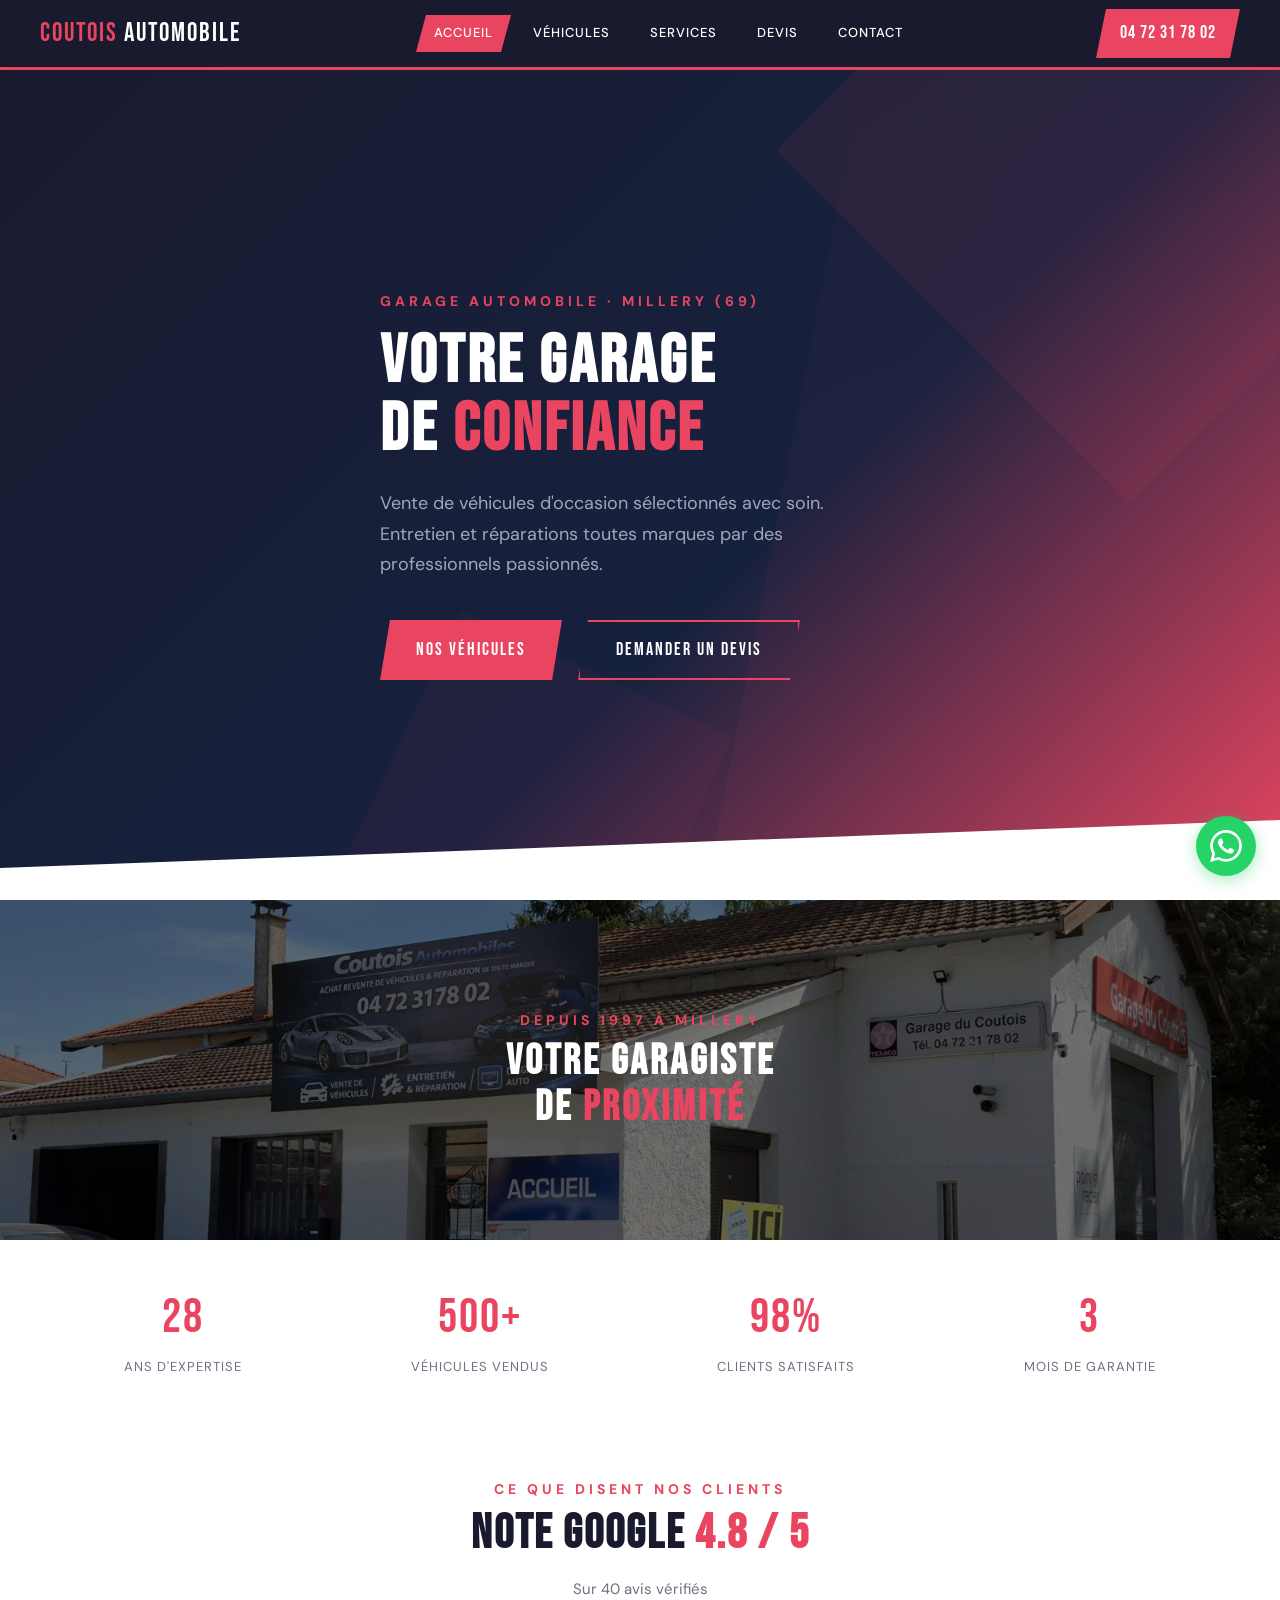
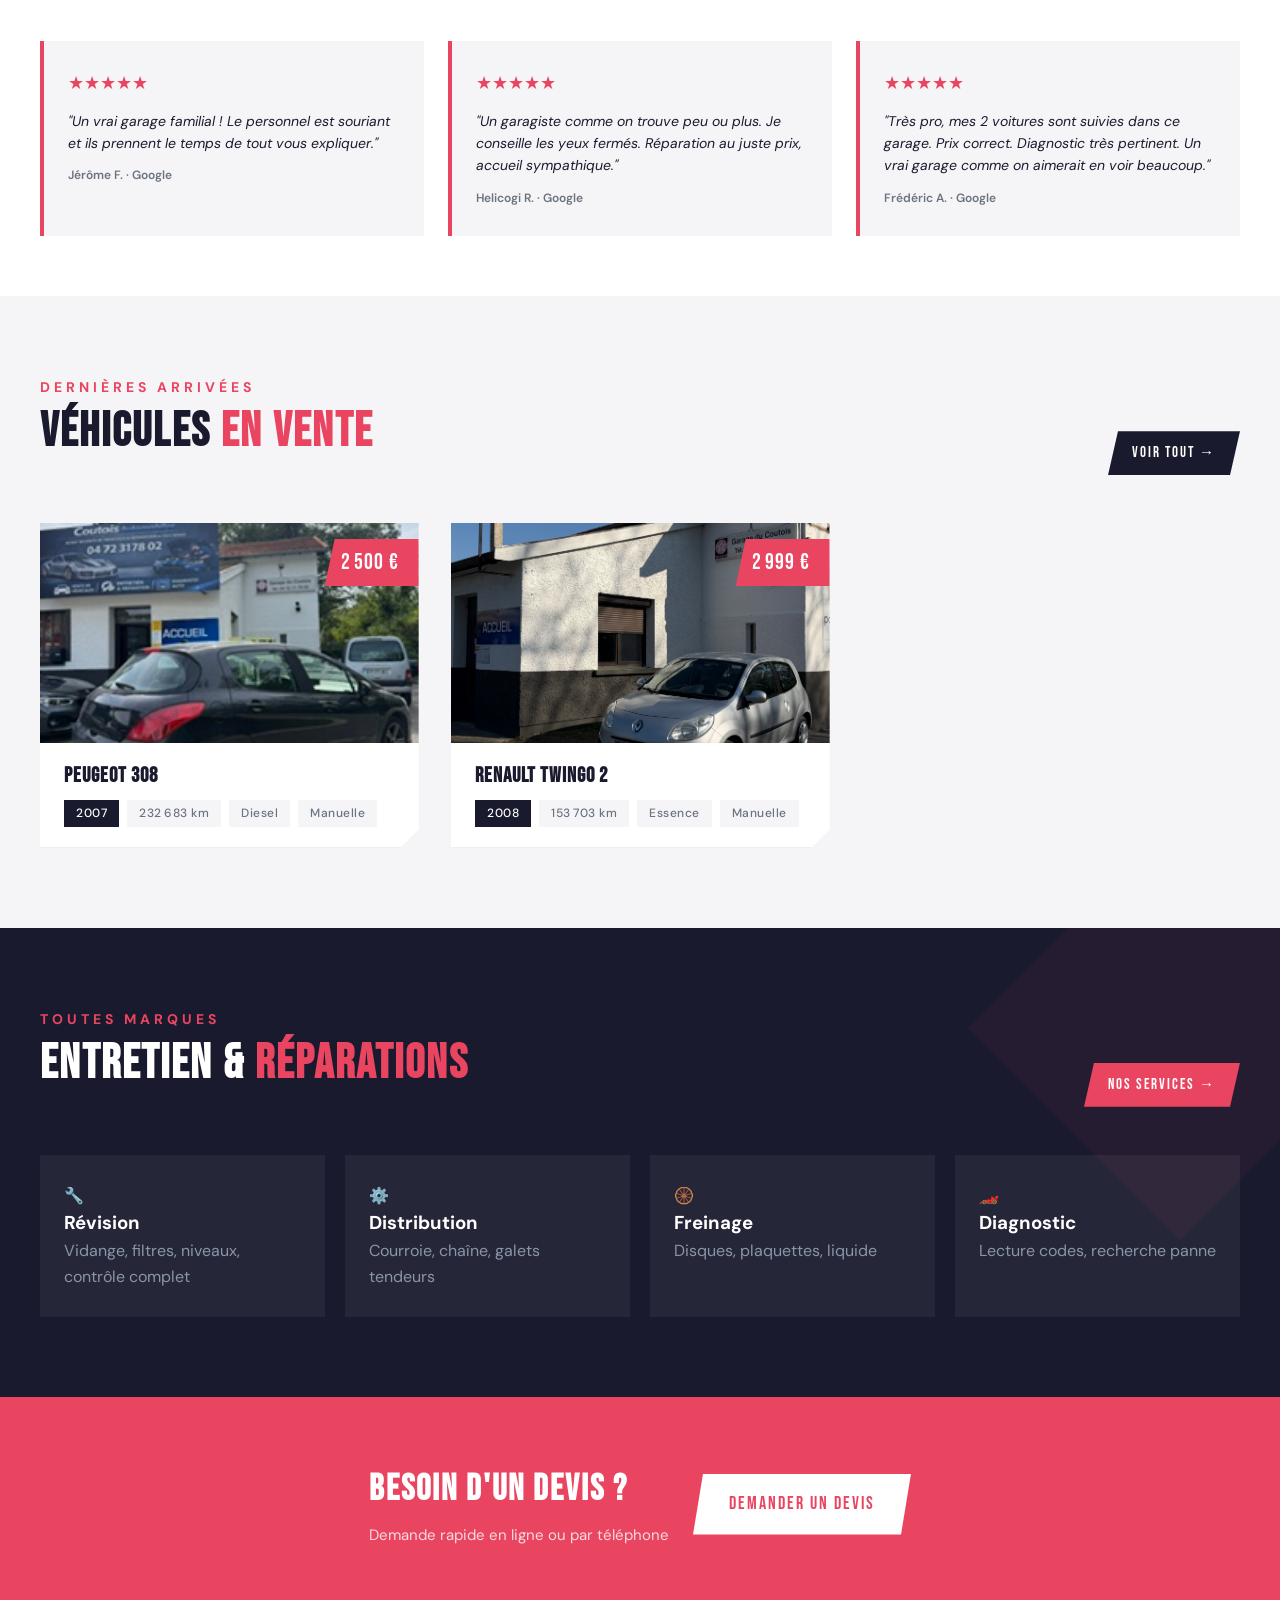
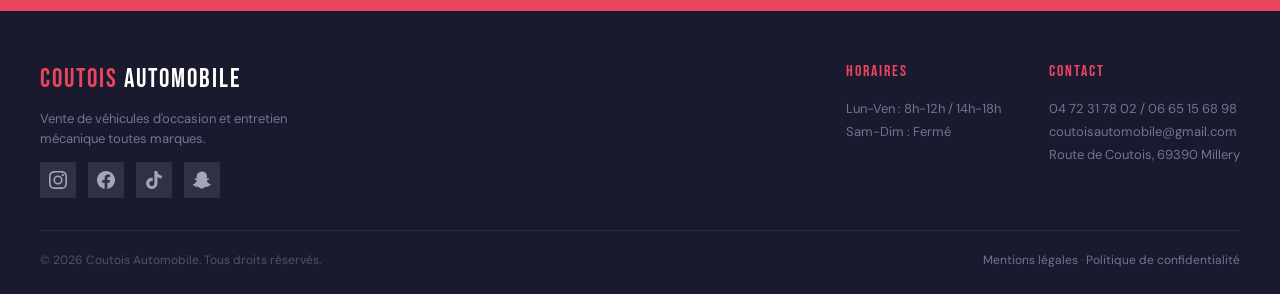
<file: index.html>
<!DOCTYPE html>
<html lang="fr">
<head>
  <meta charset="UTF-8">
  <link rel="icon" type="image/svg+xml" href="/favicon.svg">
  <meta name="viewport" content="width=device-width, initial-scale=1.0">
  <title>Coutois Automobile — Garage automobile à Millery (69) | Vente VO & Mécanique</title>
  <meta name="description" content="Garage automobile à Millery (69390). Vente de véhicules d'occasion sélectionnés, entretien et réparation toutes marques. Ex Garage du Coutois. Devis gratuit, garantie 3 mois.">
  <meta name="keywords" content="garage automobile Millery, vente véhicule occasion Millery, mécanique toutes marques 69390, Coutois Automobile, Garage du Coutois, réparation auto Millery">
  <link rel="canonical" href="https://coutois-automobile.fr/">
  <meta property="og:title" content="Coutois Automobile — Garage automobile à Millery (69)">
  <meta property="og:description" content="Vente de véhicules d'occasion et mécanique toutes marques à Millery. Devis gratuit, garantie 3 mois.">
  <meta property="og:url" content="https://coutois-automobile.fr/">
  <meta property="og:type" content="website">
  <link rel="stylesheet" href="css/style.css">
  <script type="application/ld+json">
  {
    "@context": "https://schema.org",
    "@type": "AutoRepair",
    "name": "Coutois Automobile",
    "alternateName": "Garage du Coutois",
    "url": "https://coutois-automobile.fr",
    "telephone": "+33472317802",
    "email": "coutoisautomobile@gmail.com",
    "address": {
      "@type": "PostalAddress",
      "streetAddress": "Route de Coutois",
      "addressLocality": "Millery",
      "postalCode": "69390",
      "addressCountry": "FR"
    },
    "geo": {
      "@type": "GeoCoordinates",
      "latitude": 45.6503105,
      "longitude": 4.7666969
    },
    "openingHoursSpecification": [
      {"@type": "OpeningHoursSpecification", "dayOfWeek": ["Monday","Tuesday","Wednesday","Thursday","Friday"], "opens": "08:00", "closes": "12:00"},
      {"@type": "OpeningHoursSpecification", "dayOfWeek": ["Monday","Tuesday","Wednesday","Thursday","Friday"], "opens": "14:00", "closes": "18:00"}
    ],
    "aggregateRating": {
      "@type": "AggregateRating",
      "ratingValue": "4.8",
      "reviewCount": "40"
    },
    "priceRange": "€€",
    "description": "Garage automobile à Millery (69390). Vente de véhicules d'occasion, entretien et réparation toutes marques. Ex Garage du Coutois.",
    "sameAs": [
      "https://www.instagram.com/coutois.automobile",
      "https://www.facebook.com/profile.php?id=coutoisautomobile",
      "https://www.tiktok.com/@coutois.automobile"
    ]
  }
  </script>
</head>
<body>

  <!-- Navigation -->
  <nav class="nav">
    <a href="index.html" class="nav-logo"><span class="accent">COUTOIS</span> AUTOMOBILE</a>
    <button class="nav-toggle" id="nav-toggle">☰</button>
    <ul class="nav-links" id="nav-links">
      <li><a href="index.html" class="active">Accueil</a></li>
      <li><a href="vehicules.html">Véhicules</a></li>
      <li><a href="services.html">Services</a></li>
      <li><a href="rdv.html">Devis</a></li>
      <li><a href="contact.html">Contact</a></li>
    </ul>
    <a href="tel:+33472317802" class="nav-phone">04 72 31 78 02</a>
  </nav>

  <!-- Hero -->
  <section class="hero">
    <div class="hero-shape-1"></div>
    <div class="hero-shape-2"></div>
    <div class="hero-diagonal"></div>
    <div class="container hero-content">
      <div class="hero-subtitle">Garage automobile · Millery (69)</div>
      <h1>VOTRE GARAGE<br>DE <span class="accent">CONFIANCE</span></h1>
      <p>Vente de véhicules d'occasion sélectionnés avec soin. Entretien et réparations toutes marques par des professionnels passionnés.</p>
      <div class="btn-group">
        <a href="vehicules.html" class="btn btn-accent">NOS VÉHICULES</a>
        <a href="rdv.html" class="btn btn-outline">DEMANDER UN DEVIS</a>
      </div>
    </div>
    <div class="hero-bottom-divider"></div>
  </section>

<!-- Facade photo -->
  <section style="position:relative; height:340px; overflow:hidden;">
    <div style="position:absolute; top:0; left:0; right:0; bottom:0;">
      <img src="images/facade.jpg" alt="Coutois Automobile - Garage à Millery" style="width:100%; height:100%; object-fit:cover; object-position:center 40%; filter:brightness(0.45);">
    </div>
    <div class="container" style="position:relative; z-index:2; height:100%; display:flex; align-items:center; justify-content:center; text-align:center;">
      <div>
        <p style="font-family:var(--font-body); font-size:14px; color:var(--accent); text-transform:uppercase; letter-spacing:4px; font-weight:700; margin-bottom:8px;">Depuis 1997 à Millery</p>
        <h2 style="font-family:var(--font-display); font-size:42px; color:var(--white); letter-spacing:3px; line-height:1.1;">VOTRE GARAGISTE<br>DE <span style="color:var(--accent);">PROXIMITÉ</span></h2>
      </div>
    </div>
  </section>


  <!-- Stats -->
  <section class="stats-bar anim-fade">
    <div style="text-align:center;">
      <div class="stat-number">28</div>
      <div class="stat-label">ans d'expertise</div>
    </div>
    <div style="text-align:center;">
      <div class="stat-number">500+</div>
      <div class="stat-label">véhicules vendus</div>
    </div>
    <div style="text-align:center;">
      <div class="stat-number">98%</div>
      <div class="stat-label">clients satisfaits</div>
    </div>
    <div style="text-align:center;">
      <div class="stat-number">3</div>
      <div class="stat-label">mois de garantie</div>
    </div>
  </section>

  <!-- Google Reviews -->
  <section style="padding:60px 0; background:var(--white);">
    <div class="container">
      <div style="text-align:center; margin-bottom:40px;">
        <div class="section-label">Ce que disent nos clients</div>
        <h2 class="section-title">NOTE GOOGLE <span class="accent">4.8 / 5</span></h2>
        <p style="color:var(--grey); font-size:15px;">Sur 40 avis vérifiés</p>
      </div>
      <div class="grid-3" style="gap:24px;">
        <div style="background:var(--light); padding:28px 24px; border-left:4px solid var(--accent);">
          <div style="color:var(--accent); font-size:18px; margin-bottom:12px;">★★★★★</div>
          <p style="font-size:14px; color:var(--primary); line-height:1.6; font-style:italic;">"Un vrai garage familial ! Le personnel est souriant et ils prennent le temps de tout vous expliquer."</p>
          <p style="font-size:12px; color:var(--grey); margin-top:12px; font-weight:600;">Jérôme F. · Google</p>
        </div>
        <div style="background:var(--light); padding:28px 24px; border-left:4px solid var(--accent);">
          <div style="color:var(--accent); font-size:18px; margin-bottom:12px;">★★★★★</div>
          <p style="font-size:14px; color:var(--primary); line-height:1.6; font-style:italic;">"Un garagiste comme on trouve peu ou plus. Je conseille les yeux fermés. Réparation au juste prix, accueil sympathique."</p>
          <p style="font-size:12px; color:var(--grey); margin-top:12px; font-weight:600;">Helicogi R. · Google</p>
        </div>
        <div style="background:var(--light); padding:28px 24px; border-left:4px solid var(--accent);">
          <div style="color:var(--accent); font-size:18px; margin-bottom:12px;">★★★★★</div>
          <p style="font-size:14px; color:var(--primary); line-height:1.6; font-style:italic;">"Très pro, mes 2 voitures sont suivies dans ce garage. Prix correct. Diagnostic très pertinent. Un vrai garage comme on aimerait en voir beaucoup."</p>
          <p style="font-size:12px; color:var(--grey); margin-top:12px; font-weight:600;">Frédéric A. · Google</p>
        </div>
      </div>
    </div>
  </section>

  <!-- Featured Vehicles -->
  <section class="section-padding" style="background: var(--light);">
    <div class="container">
      <div style="display:flex; justify-content:space-between; align-items:flex-end; margin-bottom:48px; flex-wrap:wrap; gap:16px;">
        <div>
          <div class="section-label">Dernières arrivées</div>
          <h2 class="section-title">VÉHICULES <span class="accent">EN VENTE</span></h2>
        </div>
        <a href="vehicules.html" class="btn btn-primary btn-sm">VOIR TOUT →</a>
      </div>
      <div class="grid-3" id="home-vehicles-grid">
        <!-- Filled by JS -->
      </div>
    </div>
  </section>

  <!-- Services Preview -->
  <section class="section-dark section-padding">
    <div class="section-dark-shape"></div>
    <div class="container" style="position:relative; z-index:1;">
      <div style="display:flex; justify-content:space-between; align-items:flex-end; margin-bottom:48px; flex-wrap:wrap; gap:16px;">
        <div>
          <div class="section-label">Toutes marques</div>
          <h2 class="section-title">ENTRETIEN & <span class="accent">RÉPARATIONS</span></h2>
        </div>
        <a href="services.html" class="btn btn-accent btn-sm">NOS SERVICES →</a>
      </div>
      <div class="grid-4">
        <div class="service-card-dark">
          <div class="icon">🔧</div>
          <h3>Révision</h3>
          <p>Vidange, filtres, niveaux, contrôle complet</p>
        </div>
        <div class="service-card-dark">
          <div class="icon">⚙️</div>
          <h3>Distribution</h3>
          <p>Courroie, chaîne, galets tendeurs</p>
        </div>
        <div class="service-card-dark">
          <div class="icon">🛞</div>
          <h3>Freinage</h3>
          <p>Disques, plaquettes, liquide</p>
        </div>
        <div class="service-card-dark">
          <div class="icon">🏎️</div>
          <h3>Diagnostic</h3>
          <p>Lecture codes, recherche panne</p>
        </div>
      </div>
    </div>
  </section>

  <!-- CTA -->
  <section class="cta-banner">
    <div class="container" style="display:flex; justify-content:space-between; align-items:center; flex-wrap:wrap; gap:24px;">
      <div>
        <h2 style="font-family:var(--font-display); font-size:36px; color:var(--white); letter-spacing:2px;">BESOIN D'UN DEVIS ?</h2>
        <p style="color:rgba(255,255,255,0.8); font-size:15px; margin-top:4px;">Demande rapide en ligne ou par téléphone</p>
      </div>
      <a href="rdv.html" class="btn btn-white">DEMANDER UN DEVIS</a>
    </div>
  </section>

  <!-- Footer -->
  <footer class="footer">
    <div class="container">
      <div class="footer-top">
        <div>
          <div class="footer-logo"><span class="accent">COUTOIS</span> AUTOMOBILE</div>
          <p class="footer-desc">Vente de véhicules d'occasion et entretien mécanique toutes marques.</p>
          <div class="social-links">
            <a href="https://www.instagram.com/coutois.automobile" target="_blank" title="Instagram"><svg viewBox="0 0 24 24" width="18" height="18" fill="currentColor"><path d="M12 2.163c3.204 0 3.584.012 4.85.07 3.252.148 4.771 1.691 4.919 4.919.058 1.265.069 1.645.069 4.849 0 3.205-.012 3.584-.069 4.849-.149 3.225-1.664 4.771-4.919 4.919-1.266.058-1.644.07-4.85.07-3.204 0-3.584-.012-4.849-.07-3.26-.149-4.771-1.699-4.919-4.92-.058-1.265-.07-1.644-.07-4.849 0-3.204.013-3.583.07-4.849.149-3.227 1.664-4.771 4.919-4.919 1.266-.057 1.645-.069 4.849-.069zM12 0C8.741 0 8.333.014 7.053.072 2.695.272.273 2.69.073 7.052.014 8.333 0 8.741 0 12c0 3.259.014 3.668.072 4.948.2 4.358 2.618 6.78 6.98 6.98C8.333 23.986 8.741 24 12 24c3.259 0 3.668-.014 4.948-.072 4.354-.2 6.782-2.618 6.979-6.98.059-1.28.073-1.689.073-4.948 0-3.259-.014-3.667-.072-4.947-.196-4.354-2.617-6.78-6.979-6.98C15.668.014 15.259 0 12 0zm0 5.838a6.162 6.162 0 100 12.324 6.162 6.162 0 000-12.324zM12 16a4 4 0 110-8 4 4 0 010 8zm6.406-11.845a1.44 1.44 0 100 2.881 1.44 1.44 0 000-2.881z"/></svg></a>
            <a href="https://www.facebook.com/profile.php?id=coutoisautomobile" target="_blank" title="Facebook"><svg viewBox="0 0 24 24" width="18" height="18" fill="currentColor"><path d="M24 12.073c0-6.627-5.373-12-12-12s-12 5.373-12 12c0 5.99 4.388 10.954 10.125 11.854v-8.385H7.078v-3.47h3.047V9.43c0-3.007 1.792-4.669 4.533-4.669 1.312 0 2.686.235 2.686.235v2.953H15.83c-1.491 0-1.956.925-1.956 1.874v2.25h3.328l-.532 3.47h-2.796v8.385C19.612 23.027 24 18.062 24 12.073z"/></svg></a>
            <a href="https://www.tiktok.com/@coutois.automobile" target="_blank" title="TikTok"><svg viewBox="0 0 24 24" width="18" height="18" fill="currentColor"><path d="M12.525.02c1.31-.02 2.61-.01 3.91-.02.08 1.53.63 3.09 1.75 4.17 1.12 1.11 2.7 1.62 4.24 1.79v4.03c-1.44-.05-2.89-.35-4.2-.97-.57-.26-1.1-.59-1.62-.93-.01 2.92.01 5.84-.02 8.75-.08 1.4-.54 2.79-1.35 3.94-1.31 1.92-3.58 3.17-5.91 3.21-1.43.08-2.86-.31-4.08-1.03-2.02-1.19-3.44-3.37-3.65-5.71-.02-.5-.03-1-.01-1.49.18-1.9 1.12-3.72 2.58-4.96 1.66-1.44 3.98-2.13 6.15-1.72.02 1.48-.04 2.96-.04 4.44-.99-.32-2.15-.23-3.02.37-.63.41-1.11 1.04-1.36 1.75-.21.51-.15 1.07-.14 1.61.24 1.64 1.82 3.02 3.5 2.87 1.12-.01 2.19-.66 2.77-1.61.19-.33.4-.67.41-1.06.1-1.79.06-3.57.07-5.36.01-4.03-.01-8.05.02-12.07z"/></svg></a>
            <a href="https://www.snapchat.com/add/coutois.auto" target="_blank" title="Snapchat"><svg viewBox="0 0 24 24" width="18" height="18" fill="currentColor"><path d="M12.206.793c.99 0 4.347.276 5.93 3.821.529 1.193.403 3.219.299 4.847l-.003.06c-.012.18-.022.345-.03.51.075.045.203.09.401.09.3-.016.659-.12 1.033-.301.165-.088.344-.104.464-.104.182 0 .359.029.509.09.45.149.734.479.734.838.015.449-.39.839-1.213 1.168-.089.029-.209.075-.344.119-.45.135-1.139.36-1.333.81-.09.224-.061.524.12.868l.015.015c.06.136 1.526 3.475 4.791 4.014.255.044.435.27.42.509 0 .075-.015.149-.045.225-.24.569-1.273.988-3.146 1.271-.059.091-.12.375-.164.57-.029.179-.074.36-.134.553-.076.271-.27.405-.555.405h-.03c-.135 0-.313-.031-.538-.076-.375-.09-.84-.181-1.47-.181-.225 0-.461.016-.689.046-1.109.164-1.883.721-2.79 1.379-.6.434-1.26.914-2.14 1.243-.16.061-.34.09-.51.09h-.06c-.17 0-.349-.029-.509-.09-.884-.33-1.546-.811-2.155-1.246-.904-.659-1.679-1.214-2.788-1.376-.225-.03-.464-.046-.689-.046-.63 0-1.093.091-1.47.181-.224.045-.403.076-.539.076h-.03c-.284 0-.479-.134-.554-.405-.061-.193-.105-.374-.135-.553-.045-.195-.105-.479-.165-.57-1.873-.283-2.905-.701-3.148-1.283-.03-.075-.046-.149-.046-.225-.015-.239.165-.465.42-.509 3.264-.54 4.73-3.879 4.791-4.02l.016-.029c.18-.345.224-.645.119-.869-.195-.434-.884-.659-1.332-.809-.12-.045-.24-.09-.346-.12-.569-.239-1.215-.569-1.215-1.139 0-.36.289-.69.734-.838.149-.06.329-.09.509-.09.12 0 .3.015.449.09.375.18.734.301 1.049.316.18 0 .314-.045.374-.09-.016-.18-.029-.359-.045-.539-.104-1.627-.227-3.654.3-4.848C7.848 1.069 11.216.793 12.206.793z"/></svg></a>
          </div>
        </div>
        <div class="footer-cols">
          <div>
            <div class="footer-col-title">HORAIRES</div>
            <div class="footer-col-text" data-hours="short">Lun-Ven : 8h-12h / 14h-18h<br>Sam-Dim : Fermé</div>
          </div>
          <div>
            <div class="footer-col-title">CONTACT</div>
            <div class="footer-col-text">04 72 31 78 02 / 06 65 15 68 98<br>coutoisautomobile@gmail.com<br>Route de Coutois, 69390 Millery</div>
          </div>
        </div>
      </div>
      <div class="footer-bottom">
        <span>© 2026 Coutois Automobile. Tous droits réservés.</span>
        <span><a href="mentions-legales.html" style="color:#6b7894;">Mentions légales</a> · <a href="mentions-legales.html#donnees-personnelles" style="color:#6b7894;">Politique de confidentialité</a></span>
      </div>
    </div>
  </footer>

  <script src="js/app.js"></script>
  <script>
    document.addEventListener('DOMContentLoaded', () => {
      // Wait for App to load vehicles, then render homepage grid (3 items)
      function waitAndRender() {
  if (App.ready) {
    App.renderVehicleGrid('home-vehicles-grid', 3);
  } else {
    setTimeout(waitAndRender, 100);
  }
}
waitAndRender();
    });
  </script>
  <!-- WhatsApp -->
  <a href="https://wa.me/33665156898" class="whatsapp-float" title="Contactez-nous sur WhatsApp" target="_blank"><svg viewBox="0 0 24 24"><path d="M17.472 14.382c-.297-.149-1.758-.867-2.03-.967-.273-.099-.471-.148-.67.15-.197.297-.767.966-.94 1.164-.173.199-.347.223-.644.075-.297-.15-1.255-.463-2.39-1.475-.883-.788-1.48-1.761-1.653-2.059-.173-.297-.018-.458.13-.606.134-.133.298-.347.446-.52.149-.174.198-.298.298-.497.099-.198.05-.371-.025-.52-.075-.149-.669-1.612-.916-2.207-.242-.579-.487-.5-.669-.51-.173-.008-.371-.01-.57-.01-.198 0-.52.074-.792.372-.272.297-1.04 1.016-1.04 2.479 0 1.462 1.065 2.875 1.213 3.074.149.198 2.096 3.2 5.077 4.487.709.306 1.262.489 1.694.625.712.227 1.36.195 1.871.118.571-.085 1.758-.719 2.006-1.413.248-.694.248-1.289.173-1.413-.074-.124-.272-.198-.57-.347m-5.421 7.403h-.004a9.87 9.87 0 01-5.031-1.378l-.361-.214-3.741.982.998-3.648-.235-.374a9.86 9.86 0 01-1.51-5.26c.001-5.45 4.436-9.884 9.888-9.884 2.64 0 5.122 1.03 6.988 2.898a9.825 9.825 0 012.893 6.994c-.003 5.45-4.437 9.884-9.885 9.884m8.413-18.297A11.815 11.815 0 0012.05 0C5.495 0 .16 5.335.157 11.892c0 2.096.547 4.142 1.588 5.945L.057 24l6.305-1.654a11.882 11.882 0 005.683 1.448h.005c6.554 0 11.89-5.335 11.893-11.893a11.821 11.821 0 00-3.48-8.413z"/></svg></a>
</body>
</html>
</file>
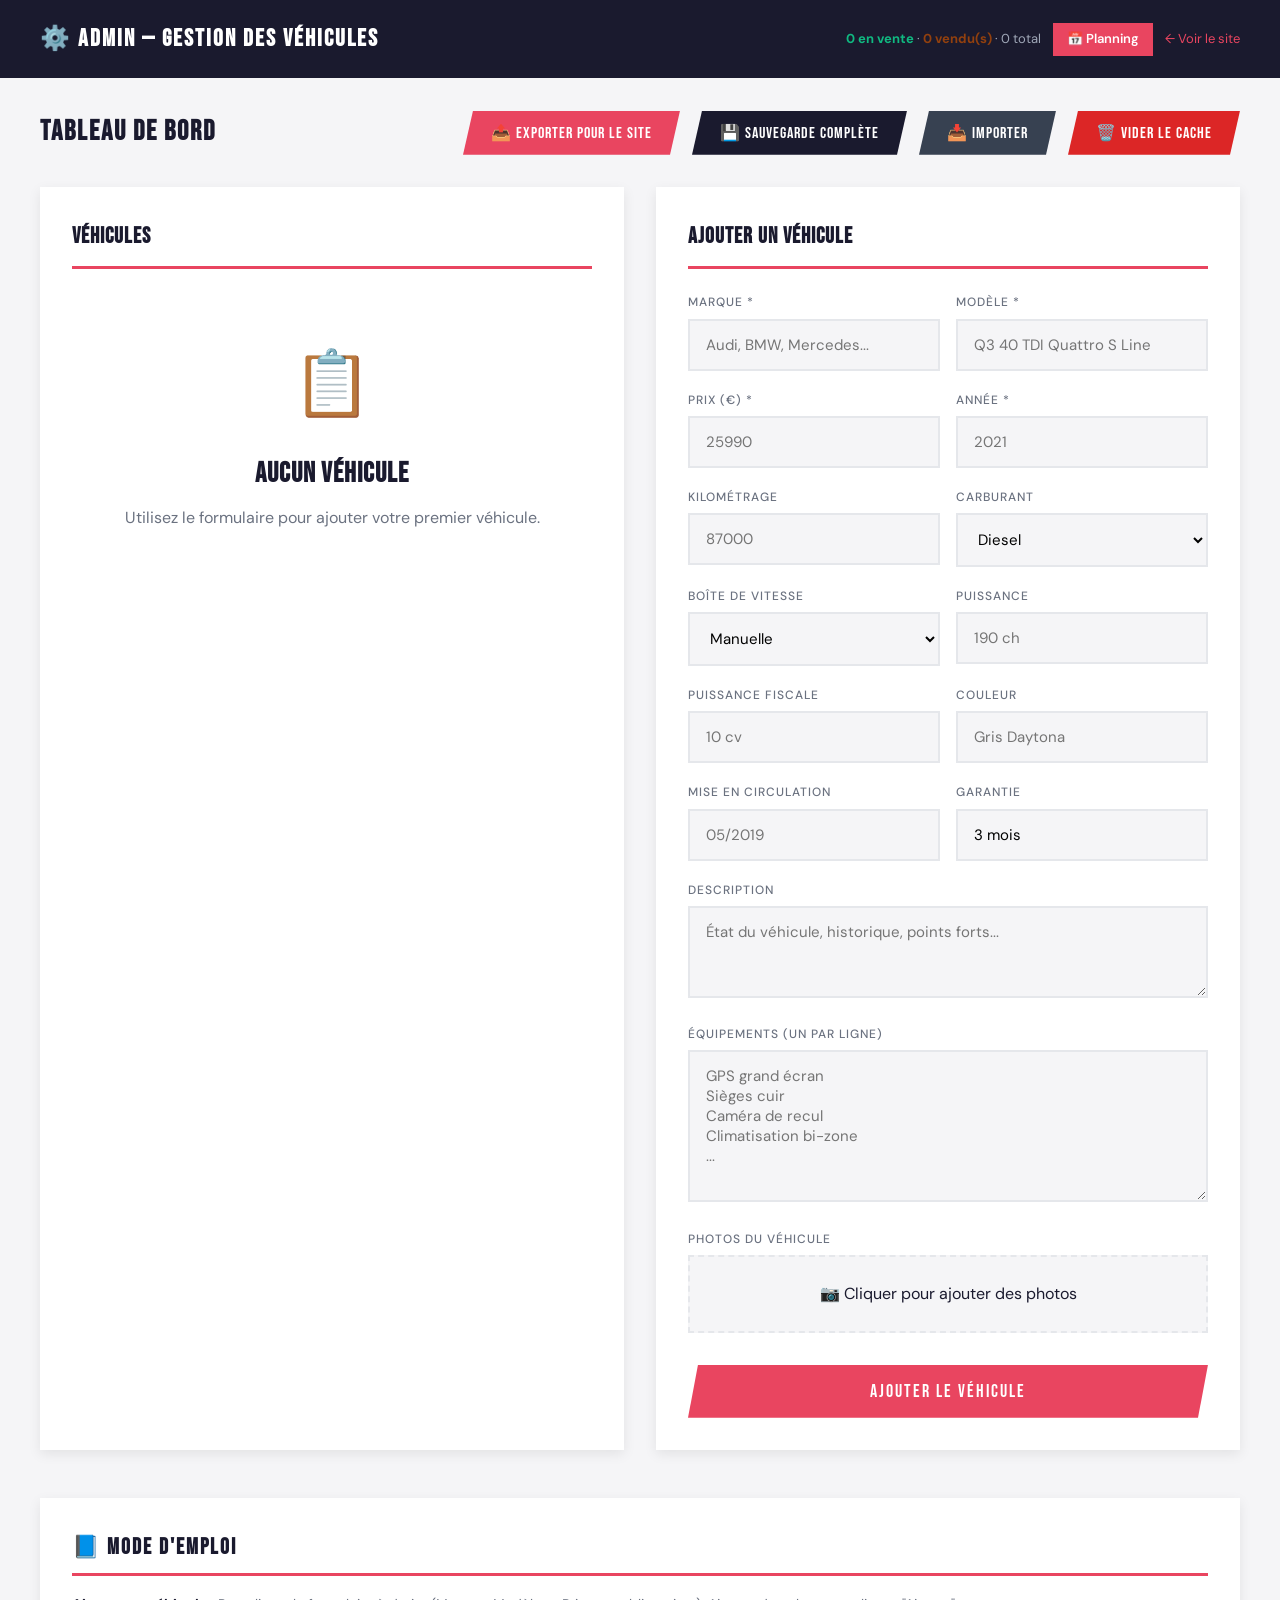
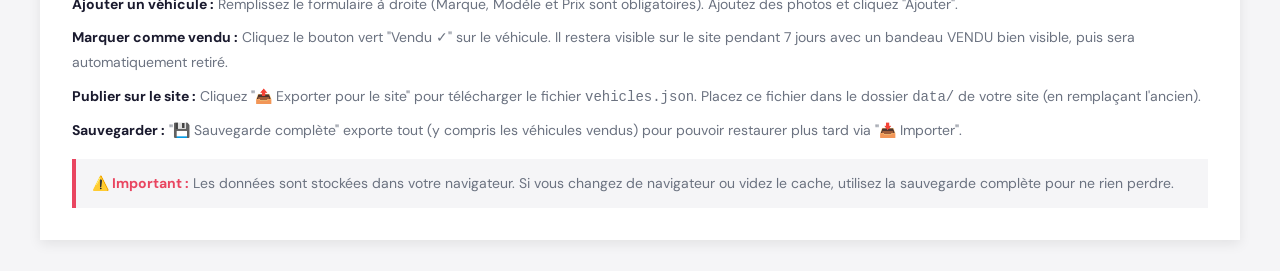
<file: admin.html>
<!DOCTYPE html>
<html lang="fr">
<head>
  <meta charset="UTF-8">
  <meta name="viewport" content="width=device-width, initial-scale=1.0">
  <title>Administration — Coutois Automobile</title>
  <link rel="stylesheet" href="css/style.css">
</head>
<body>

  <!-- Admin Header -->
  <header class="admin-header">
    <h1>⚙️ <span class="accent">ADMIN</span> — Gestion des véhicules</h1>
    <div style="display:flex; gap:12px; align-items:center; flex-wrap:wrap;">
      <span id="admin-stats" style="font-size:13px; color:#a0a8b8;"></span>
      <a href="planning.html" style="background:var(--accent); color:var(--white); padding:6px 14px; font-size:13px; font-weight:600;">📅 Planning</a>
      <a href="index.html" style="color:var(--accent); font-size:13px;">← Voir le site</a>
    </div>
  </header>

  <div class="admin-body">

    <!-- Top action bar -->
    <div style="display:flex; justify-content:space-between; align-items:center; margin-bottom:32px; flex-wrap:wrap; gap:16px;">
      <h2 class="font-display" style="font-size:28px; color:var(--primary);">TABLEAU DE BORD</h2>
      <div style="display:flex; gap:12px; flex-wrap:wrap;">
        <button class="admin-btn-export" id="admin-export-btn">📤 Exporter pour le site</button>
        <button class="admin-btn-export" id="admin-export-all-btn" style="background:var(--primary);">💾 Sauvegarde complète</button>
        <button class="admin-btn-export" id="admin-import-btn" style="background:var(--grey-dark);">📥 Importer</button>
        <input type="file" id="admin-import-input" accept=".json" style="display:none;">
        <button class="admin-btn-export" style="background:#dc2626;" onclick="if(confirm('Supprimer TOUTES les données véhicules du navigateur ? (irréversible)')) { localStorage.removeItem('garage_vehicles'); location.reload(); }">🗑️ Vider le cache</button>
      </div>
    </div>

    <div class="admin-grid">

      <!-- Left: Vehicle List -->
      <div class="admin-card">
        <h2>VÉHICULES</h2>
        <div id="admin-vehicle-list">
          <!-- Filled by JS -->
        </div>
      </div>

      <!-- Right: Add/Edit Form -->
      <div class="admin-card">
        <h2 id="admin-form-title">AJOUTER UN VÉHICULE</h2>

        <form id="admin-form">
          <div class="grid-2" style="gap:16px;">
            <div class="form-group">
              <label class="form-label" for="f-brand">Marque *</label>
              <input type="text" id="f-brand" placeholder="Audi, BMW, Mercedes..." required>
            </div>
            <div class="form-group">
              <label class="form-label" for="f-model">Modèle *</label>
              <input type="text" id="f-model" placeholder="Q3 40 TDI Quattro S Line" required>
            </div>
          </div>

          <div class="grid-2" style="gap:16px;">
            <div class="form-group">
              <label class="form-label" for="f-price">Prix (€) *</label>
              <input type="number" id="f-price" placeholder="25990" required>
            </div>
            <div class="form-group">
              <label class="form-label" for="f-year">Année *</label>
              <input type="number" id="f-year" placeholder="2021" required>
            </div>
          </div>

          <div class="grid-2" style="gap:16px;">
            <div class="form-group">
              <label class="form-label" for="f-km">Kilométrage</label>
              <input type="number" id="f-km" placeholder="87000">
            </div>
            <div class="form-group">
              <label class="form-label" for="f-fuel">Carburant</label>
              <select id="f-fuel">
                <option>Diesel</option>
                <option>Essence</option>
                <option>Hybride</option>
                <option>Électrique</option>
                <option>GPL</option>
              </select>
            </div>
          </div>

          <div class="grid-2" style="gap:16px;">
            <div class="form-group">
              <label class="form-label" for="f-gearbox">Boîte de vitesse</label>
              <select id="f-gearbox">
                <option>Manuelle</option>
                <option>Automatique</option>
              </select>
            </div>
            <div class="form-group">
              <label class="form-label" for="f-power">Puissance</label>
              <input type="text" id="f-power" placeholder="190 ch">
            </div>
          </div>

          <div class="grid-2" style="gap:16px;">
            <div class="form-group">
              <label class="form-label" for="f-fiscal">Puissance fiscale</label>
              <input type="text" id="f-fiscal" placeholder="10 cv">
            </div>
            <div class="form-group">
              <label class="form-label" for="f-color">Couleur</label>
              <input type="text" id="f-color" placeholder="Gris Daytona">
            </div>
          </div>

          <div class="grid-2" style="gap:16px;">
            <div class="form-group">
              <label class="form-label" for="f-registration">Mise en circulation</label>
              <input type="text" id="f-registration" placeholder="05/2019">
            </div>
            <div class="form-group">
              <label class="form-label" for="f-guarantee">Garantie</label>
              <input type="text" id="f-guarantee" placeholder="3 mois" value="3 mois">
            </div>
          </div>

          <div class="form-group">
            <label class="form-label" for="f-description">Description</label>
            <textarea id="f-description" rows="3" placeholder="État du véhicule, historique, points forts..."></textarea>
          </div>

          <div class="form-group">
            <label class="form-label" for="f-equipment">Équipements (un par ligne)</label>
            <textarea id="f-equipment" rows="6" placeholder="GPS grand écran
Sièges cuir
Caméra de recul
Climatisation bi-zone
..."></textarea>
          </div>

          <!-- Photo upload -->
          <div class="form-group">
            <label class="form-label">Photos du véhicule</label>
            <div class="photo-upload-area" id="photo-upload-area">
              📷 Cliquer pour ajouter des photos
              <input type="file" id="f-photos" accept="image/*" multiple style="display:none;">
            </div>
            <div class="photo-preview-grid" id="photo-preview"></div>
          </div>

          <div style="display:flex; gap:12px; margin-top:8px;">
            <button type="button" id="admin-submit-btn" class="btn btn-accent btn-full" style="font-size:18px;">AJOUTER LE VÉHICULE</button>
            <button type="button" id="admin-cancel-edit" class="btn btn-primary" style="font-size:18px; display:none; white-space:nowrap;">ANNULER</button>
          </div>
        </form>
      </div>

    </div>

    <!-- Usage guide -->
    <div style="margin-top:48px; background:var(--white); padding:32px; box-shadow:var(--shadow-card);">
      <h3 class="font-display" style="font-size:22px; color:var(--primary); margin-bottom:16px; border-bottom:3px solid var(--accent); padding-bottom:8px;">📘 MODE D'EMPLOI</h3>
      <div style="font-size:14px; color:var(--grey); line-height:1.8;">
        <p><strong style="color:var(--primary);">Ajouter un véhicule :</strong> Remplissez le formulaire à droite (Marque, Modèle et Prix sont obligatoires). Ajoutez des photos et cliquez "Ajouter".</p>
        <p style="margin-top:8px;"><strong style="color:var(--primary);">Marquer comme vendu :</strong> Cliquez le bouton vert "Vendu ✓" sur le véhicule. Il restera visible sur le site pendant 7 jours avec un bandeau VENDU bien visible, puis sera automatiquement retiré.</p>
        <p style="margin-top:8px;"><strong style="color:var(--primary);">Publier sur le site :</strong> Cliquez "📤 Exporter pour le site" pour télécharger le fichier <code>vehicles.json</code>. Placez ce fichier dans le dossier <code>data/</code> de votre site (en remplaçant l'ancien).</p>
        <p style="margin-top:8px;"><strong style="color:var(--primary);">Sauvegarder :</strong> "💾 Sauvegarde complète" exporte tout (y compris les véhicules vendus) pour pouvoir restaurer plus tard via "📥 Importer".</p>
        <p style="margin-top:16px; padding:12px 16px; background:var(--light); border-left:4px solid var(--accent);">
          <strong style="color:var(--accent);">⚠️ Important :</strong> Les données sont stockées dans votre navigateur. Si vous changez de navigateur ou videz le cache, utilisez la sauvegarde complète pour ne rien perdre.
        </p>
      </div>
    </div>

  </div>

  <script src="js/admin.js"></script>
</body>
</html>
</file>
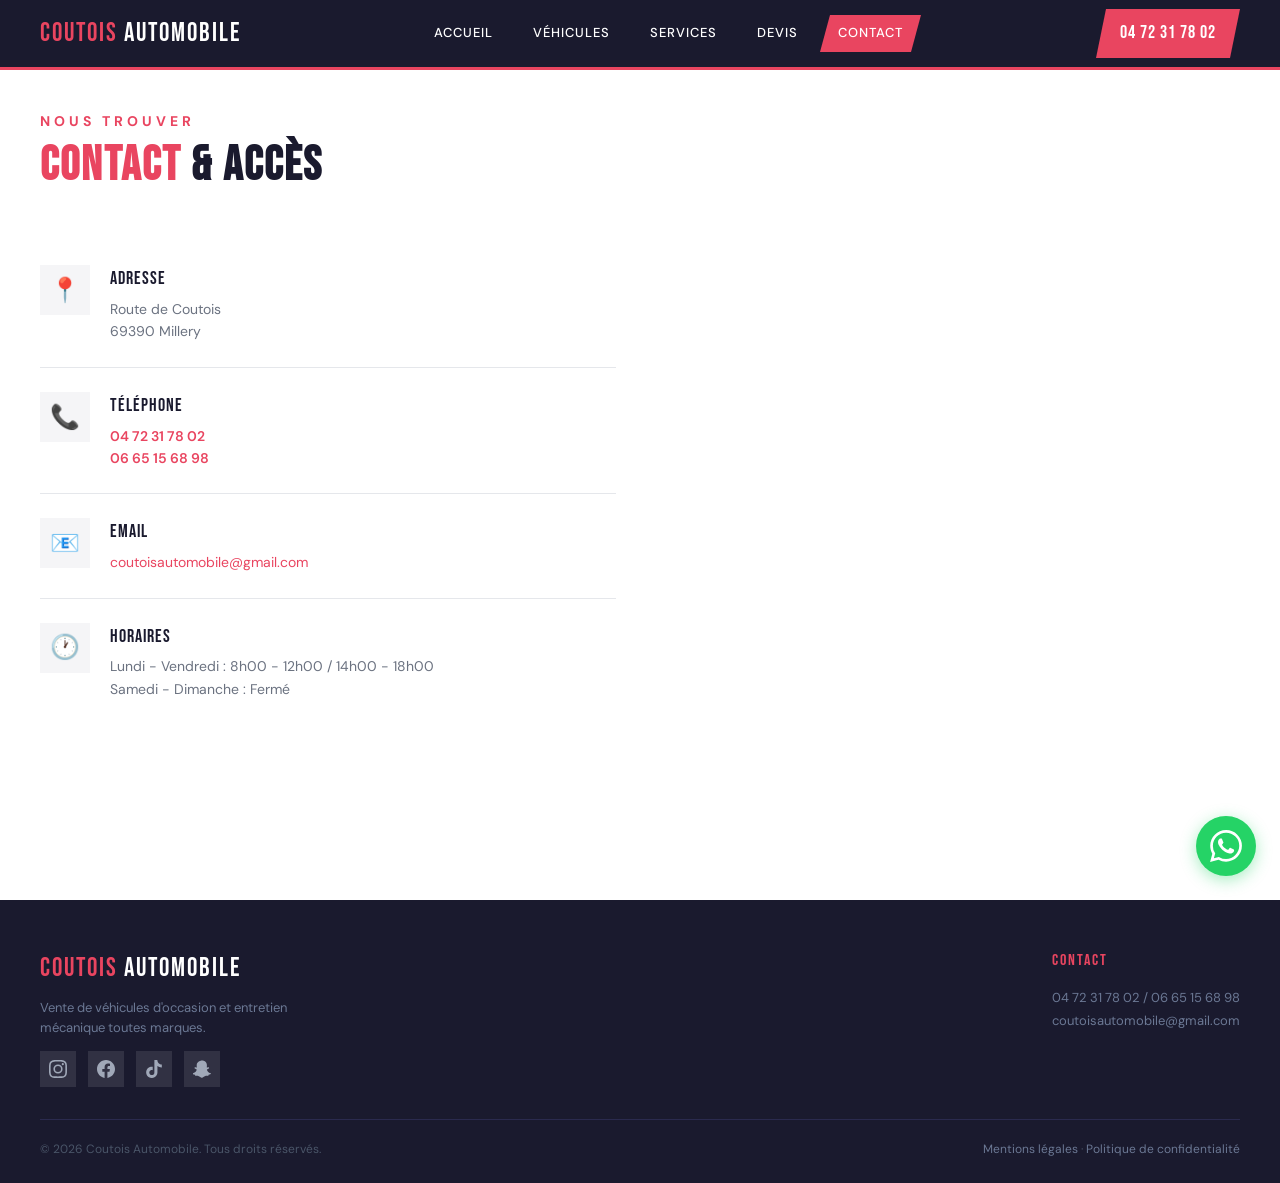
<file: contact.html>
<!DOCTYPE html>
<html lang="fr">
<head>
  <meta charset="UTF-8">
  <link rel="icon" type="image/svg+xml" href="/favicon.svg">
  <meta name="viewport" content="width=device-width, initial-scale=1.0">
  <title>Contact & accès — Garage auto Millery (69) | Coutois Automobile</title>
  <meta name="description" content="Contactez Coutois Automobile à Millery (69390). Route de Coutois. Tél : 04 72 31 78 02. Horaires : du lundi au vendredi 8h-12h / 14h-18h, fermé le week-end.">
  <link rel="canonical" href="https://coutois-automobile.fr/contact.html">
  <link rel="stylesheet" href="css/style.css">
</head>
<body>
  <nav class="nav">
    <a href="index.html" class="nav-logo"><span class="accent">COUTOIS</span> AUTOMOBILE</a>
    <button class="nav-toggle" id="nav-toggle">☰</button>
    <ul class="nav-links" id="nav-links">
      <li><a href="index.html">Accueil</a></li>
      <li><a href="vehicules.html">Véhicules</a></li>
      <li><a href="services.html">Services</a></li>
      <li><a href="rdv.html">Devis</a></li>
      <li><a href="contact.html" class="active">Contact</a></li>
    </ul>
    <a href="tel:+33472317802" class="nav-phone">04 72 31 78 02</a>
  </nav>

  <section class="page-top section-padding" style="min-height:100vh;">
    <div class="container">
      <div class="section-label">Nous trouver</div>
      <h2 class="section-title" style="margin-bottom:48px;"><span class="accent">CONTACT</span> & ACCÈS</h2>

      <div class="grid-2">
        <div>
          <div class="contact-item anim-slide-up">
            <div class="contact-icon">📍</div>
            <div>
              <div class="contact-title">ADRESSE</div>
              <div class="contact-text">Route de Coutois
69390 Millery</div>
            </div>
          </div>
          <div class="contact-item anim-slide-up delay-1">
            <div class="contact-icon">📞</div>
            <div>
              <div class="contact-title">TÉLÉPHONE</div>
              <div class="contact-text"><a href="tel:+33472317802" style="color:var(--accent); font-weight:600;">04 72 31 78 02</a><br><a href="tel:+33665156898" style="color:var(--accent); font-weight:600;">06 65 15 68 98</a></div>
            </div>
          </div>
          <div class="contact-item anim-slide-up delay-2">
            <div class="contact-icon">📧</div>
            <div>
              <div class="contact-title">EMAIL</div>
              <div class="contact-text"><a href="mailto:coutoisautomobile@gmail.com" style="color:var(--accent);">coutoisautomobile@gmail.com</a></div>
            </div>
          </div>
          <div class="contact-item anim-slide-up delay-3">
            <div class="contact-icon">🕐</div>
            <div>
              <div class="contact-title">HORAIRES</div>
              <div class="contact-text" data-hours="long">Lundi - Vendredi : 8h00 - 12h00 / 14h00 - 18h00
Samedi - Dimanche : Fermé</div>
            </div>
          </div>
        </div>

        <!-- Google Maps embed -->
        <div style="min-height:400px; clip-path:var(--clip-img); overflow:hidden;">
          <iframe 
            src="https://www.google.com/maps/embed?pb=!1m18!1m12!1m3!1d2792.5!2d4.7666969!3d45.6503105!2m3!1f0!2f0!3f0!3m2!1i1024!2i768!4f13.1!3m3!1m2!1s0x0%3A0x0!2zNDXCsDM5JzAxLjEiTiA0wrA0NicwMC4xIkU!5e0!3m2!1sfr!2sfr!4v1" 
            width="100%" height="400" style="border:0;" allowfullscreen loading="lazy" 
            referrerpolicy="no-referrer-when-downgrade"></iframe>
        </div>
          </div>
        </div>
      </div>
    </div>
  </section>

  <footer class="footer">
    <div class="container">
      <div class="footer-top">
        <div>
          <div class="footer-logo"><span class="accent">COUTOIS</span> AUTOMOBILE</div>
          <p class="footer-desc">Vente de véhicules d'occasion et entretien mécanique toutes marques.</p>
          <div class="social-links">
            <a href="https://www.instagram.com/coutois.automobile" target="_blank" title="Instagram"><svg viewBox="0 0 24 24" width="18" height="18" fill="currentColor"><path d="M12 2.163c3.204 0 3.584.012 4.85.07 3.252.148 4.771 1.691 4.919 4.919.058 1.265.069 1.645.069 4.849 0 3.205-.012 3.584-.069 4.849-.149 3.225-1.664 4.771-4.919 4.919-1.266.058-1.644.07-4.85.07-3.204 0-3.584-.012-4.849-.07-3.26-.149-4.771-1.699-4.919-4.92-.058-1.265-.07-1.644-.07-4.849 0-3.204.013-3.583.07-4.849.149-3.227 1.664-4.771 4.919-4.919 1.266-.057 1.645-.069 4.849-.069zM12 0C8.741 0 8.333.014 7.053.072 2.695.272.273 2.69.073 7.052.014 8.333 0 8.741 0 12c0 3.259.014 3.668.072 4.948.2 4.358 2.618 6.78 6.98 6.98C8.333 23.986 8.741 24 12 24c3.259 0 3.668-.014 4.948-.072 4.354-.2 6.782-2.618 6.979-6.98.059-1.28.073-1.689.073-4.948 0-3.259-.014-3.667-.072-4.947-.196-4.354-2.617-6.78-6.979-6.98C15.668.014 15.259 0 12 0zm0 5.838a6.162 6.162 0 100 12.324 6.162 6.162 0 000-12.324zM12 16a4 4 0 110-8 4 4 0 010 8zm6.406-11.845a1.44 1.44 0 100 2.881 1.44 1.44 0 000-2.881z"/></svg></a>
            <a href="https://www.facebook.com/profile.php?id=coutoisautomobile" target="_blank" title="Facebook"><svg viewBox="0 0 24 24" width="18" height="18" fill="currentColor"><path d="M24 12.073c0-6.627-5.373-12-12-12s-12 5.373-12 12c0 5.99 4.388 10.954 10.125 11.854v-8.385H7.078v-3.47h3.047V9.43c0-3.007 1.792-4.669 4.533-4.669 1.312 0 2.686.235 2.686.235v2.953H15.83c-1.491 0-1.956.925-1.956 1.874v2.25h3.328l-.532 3.47h-2.796v8.385C19.612 23.027 24 18.062 24 12.073z"/></svg></a>
            <a href="https://www.tiktok.com/@coutois.automobile" target="_blank" title="TikTok"><svg viewBox="0 0 24 24" width="18" height="18" fill="currentColor"><path d="M12.525.02c1.31-.02 2.61-.01 3.91-.02.08 1.53.63 3.09 1.75 4.17 1.12 1.11 2.7 1.62 4.24 1.79v4.03c-1.44-.05-2.89-.35-4.2-.97-.57-.26-1.1-.59-1.62-.93-.01 2.92.01 5.84-.02 8.75-.08 1.4-.54 2.79-1.35 3.94-1.31 1.92-3.58 3.17-5.91 3.21-1.43.08-2.86-.31-4.08-1.03-2.02-1.19-3.44-3.37-3.65-5.71-.02-.5-.03-1-.01-1.49.18-1.9 1.12-3.72 2.58-4.96 1.66-1.44 3.98-2.13 6.15-1.72.02 1.48-.04 2.96-.04 4.44-.99-.32-2.15-.23-3.02.37-.63.41-1.11 1.04-1.36 1.75-.21.51-.15 1.07-.14 1.61.24 1.64 1.82 3.02 3.5 2.87 1.12-.01 2.19-.66 2.77-1.61.19-.33.4-.67.41-1.06.1-1.79.06-3.57.07-5.36.01-4.03-.01-8.05.02-12.07z"/></svg></a>
            <a href="https://www.snapchat.com/add/coutois.auto" target="_blank" title="Snapchat"><svg viewBox="0 0 24 24" width="18" height="18" fill="currentColor"><path d="M12.206.793c.99 0 4.347.276 5.93 3.821.529 1.193.403 3.219.299 4.847l-.003.06c-.012.18-.022.345-.03.51.075.045.203.09.401.09.3-.016.659-.12 1.033-.301.165-.088.344-.104.464-.104.182 0 .359.029.509.09.45.149.734.479.734.838.015.449-.39.839-1.213 1.168-.089.029-.209.075-.344.119-.45.135-1.139.36-1.333.81-.09.224-.061.524.12.868l.015.015c.06.136 1.526 3.475 4.791 4.014.255.044.435.27.42.509 0 .075-.015.149-.045.225-.24.569-1.273.988-3.146 1.271-.059.091-.12.375-.164.57-.029.179-.074.36-.134.553-.076.271-.27.405-.555.405h-.03c-.135 0-.313-.031-.538-.076-.375-.09-.84-.181-1.47-.181-.225 0-.461.016-.689.046-1.109.164-1.883.721-2.79 1.379-.6.434-1.26.914-2.14 1.243-.16.061-.34.09-.51.09h-.06c-.17 0-.349-.029-.509-.09-.884-.33-1.546-.811-2.155-1.246-.904-.659-1.679-1.214-2.788-1.376-.225-.03-.464-.046-.689-.046-.63 0-1.093.091-1.47.181-.224.045-.403.076-.539.076h-.03c-.284 0-.479-.134-.554-.405-.061-.193-.105-.374-.135-.553-.045-.195-.105-.479-.165-.57-1.873-.283-2.905-.701-3.148-1.283-.03-.075-.046-.149-.046-.225-.015-.239.165-.465.42-.509 3.264-.54 4.73-3.879 4.791-4.02l.016-.029c.18-.345.224-.645.119-.869-.195-.434-.884-.659-1.332-.809-.12-.045-.24-.09-.346-.12-.569-.239-1.215-.569-1.215-1.139 0-.36.289-.69.734-.838.149-.06.329-.09.509-.09.12 0 .3.015.449.09.375.18.734.301 1.049.316.18 0 .314-.045.374-.09-.016-.18-.029-.359-.045-.539-.104-1.627-.227-3.654.3-4.848C7.848 1.069 11.216.793 12.206.793z"/></svg></a>
          </div>
        </div>
        <div class="footer-cols">
          <div>
            <div class="footer-col-title">CONTACT</div>
            <div class="footer-col-text">04 72 31 78 02 / 06 65 15 68 98<br>coutoisautomobile@gmail.com</div>
          </div>
        </div>
      </div>
      <div class="footer-bottom">
        <span>© 2026 Coutois Automobile. Tous droits réservés.</span>
        <span><a href="mentions-legales.html" style="color:#6b7894;">Mentions légales</a> · <a href="mentions-legales.html#donnees-personnelles" style="color:#6b7894;">Politique de confidentialité</a></span>
      </div>
    </div>
  </footer>

  <script src="js/app.js"></script>
  <!-- WhatsApp -->
  <a href="https://wa.me/33665156898" class="whatsapp-float" title="Contactez-nous sur WhatsApp" target="_blank"><svg viewBox="0 0 24 24"><path d="M17.472 14.382c-.297-.149-1.758-.867-2.03-.967-.273-.099-.471-.148-.67.15-.197.297-.767.966-.94 1.164-.173.199-.347.223-.644.075-.297-.15-1.255-.463-2.39-1.475-.883-.788-1.48-1.761-1.653-2.059-.173-.297-.018-.458.13-.606.134-.133.298-.347.446-.52.149-.174.198-.298.298-.497.099-.198.05-.371-.025-.52-.075-.149-.669-1.612-.916-2.207-.242-.579-.487-.5-.669-.51-.173-.008-.371-.01-.57-.01-.198 0-.52.074-.792.372-.272.297-1.04 1.016-1.04 2.479 0 1.462 1.065 2.875 1.213 3.074.149.198 2.096 3.2 5.077 4.487.709.306 1.262.489 1.694.625.712.227 1.36.195 1.871.118.571-.085 1.758-.719 2.006-1.413.248-.694.248-1.289.173-1.413-.074-.124-.272-.198-.57-.347m-5.421 7.403h-.004a9.87 9.87 0 01-5.031-1.378l-.361-.214-3.741.982.998-3.648-.235-.374a9.86 9.86 0 01-1.51-5.26c.001-5.45 4.436-9.884 9.888-9.884 2.64 0 5.122 1.03 6.988 2.898a9.825 9.825 0 012.893 6.994c-.003 5.45-4.437 9.884-9.885 9.884m8.413-18.297A11.815 11.815 0 0012.05 0C5.495 0 .16 5.335.157 11.892c0 2.096.547 4.142 1.588 5.945L.057 24l6.305-1.654a11.882 11.882 0 005.683 1.448h.005c6.554 0 11.89-5.335 11.893-11.893a11.821 11.821 0 00-3.48-8.413z"/></svg></a>
</body>
</html>
</file>
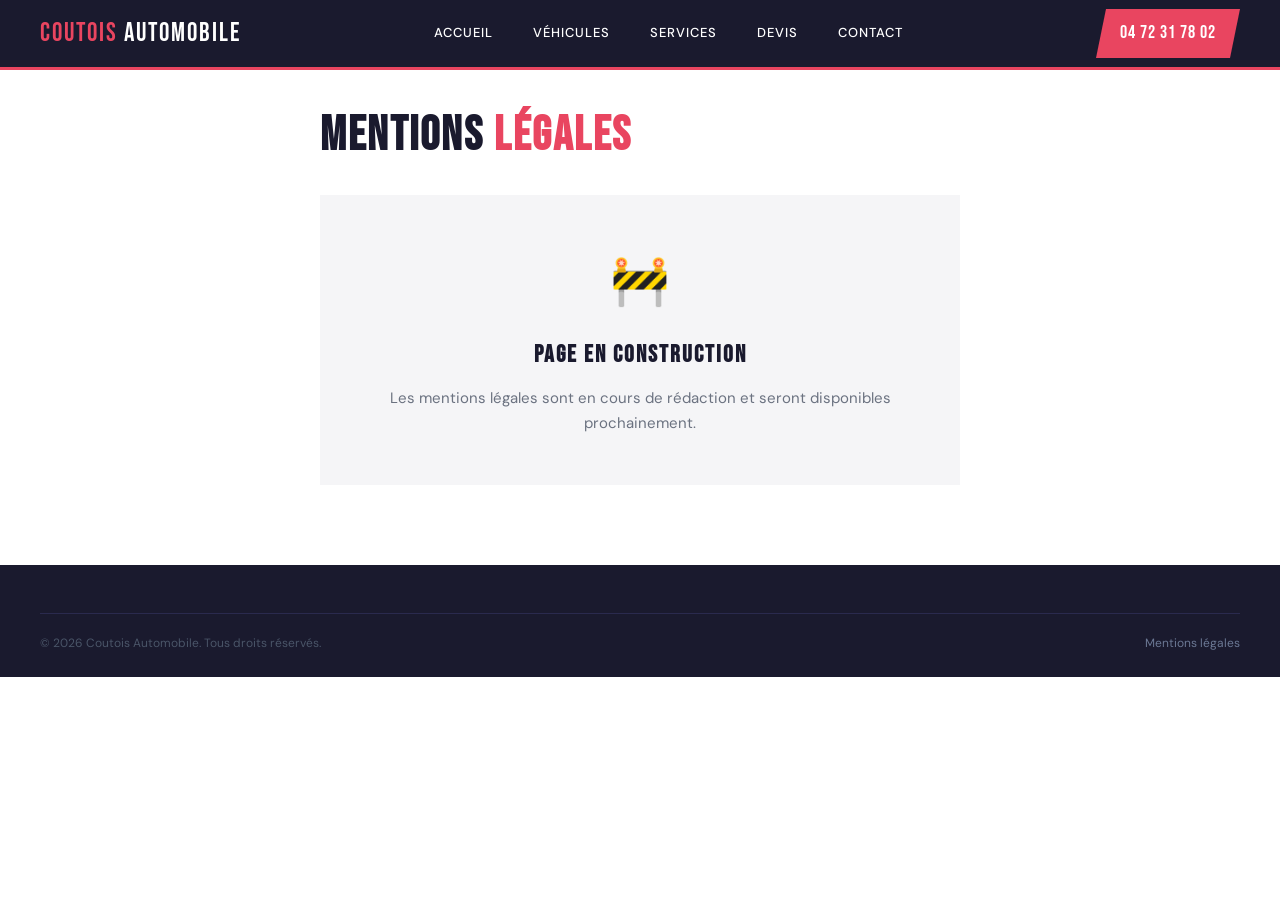
<file: mentions-legales.html>
<!DOCTYPE html>
<html lang="fr">
<head>
  <meta charset="UTF-8">
  <link rel="icon" type="image/svg+xml" href="/favicon.svg">
  <meta name="viewport" content="width=device-width, initial-scale=1.0">
  <title>Mentions légales — Coutois Automobile</title>
  <link rel="stylesheet" href="css/style.css">
</head>
<body>
  <nav class="nav">
    <a href="index.html" class="nav-logo"><span class="accent">COUTOIS</span> AUTOMOBILE</a>
    <button class="nav-toggle" id="nav-toggle">☰</button>
    <ul class="nav-links" id="nav-links">
      <li><a href="index.html">Accueil</a></li>
      <li><a href="vehicules.html">Véhicules</a></li>
      <li><a href="services.html">Services</a></li>
      <li><a href="rdv.html">Devis</a></li>
      <li><a href="contact.html">Contact</a></li>
    </ul>
    <a href="tel:+33472317802" class="nav-phone">04 72 31 78 02</a>
  </nav>

  <section class="page-top section-padding" style="min-height:60vh;">
    <div class="container" style="max-width:720px;">
      <h2 class="section-title" style="margin-bottom:32px;">MENTIONS <span class="accent">LÉGALES</span></h2>
      <div style="background:var(--light); padding:48px 32px; text-align:center;">
        <div style="font-size:48px; margin-bottom:16px;">🚧</div>
        <h3 class="font-display" style="font-size:24px; color:var(--primary); margin-bottom:12px;">PAGE EN CONSTRUCTION</h3>
        <p style="color:var(--grey); font-size:15px; line-height:1.7;">Les mentions légales sont en cours de rédaction et seront disponibles prochainement.</p>
      </div>
    </div>
  </section>

  <footer class="footer">
    <div class="container">
      <div class="footer-bottom">
        <span>© 2026 Coutois Automobile. Tous droits réservés.</span>
        <span><a href="mentions-legales.html" style="color:#6b7894;">Mentions légales</a></span>
      </div>
    </div>
  </footer>

  <script src="js/app.js"></script>
</body>
</html>
</file>
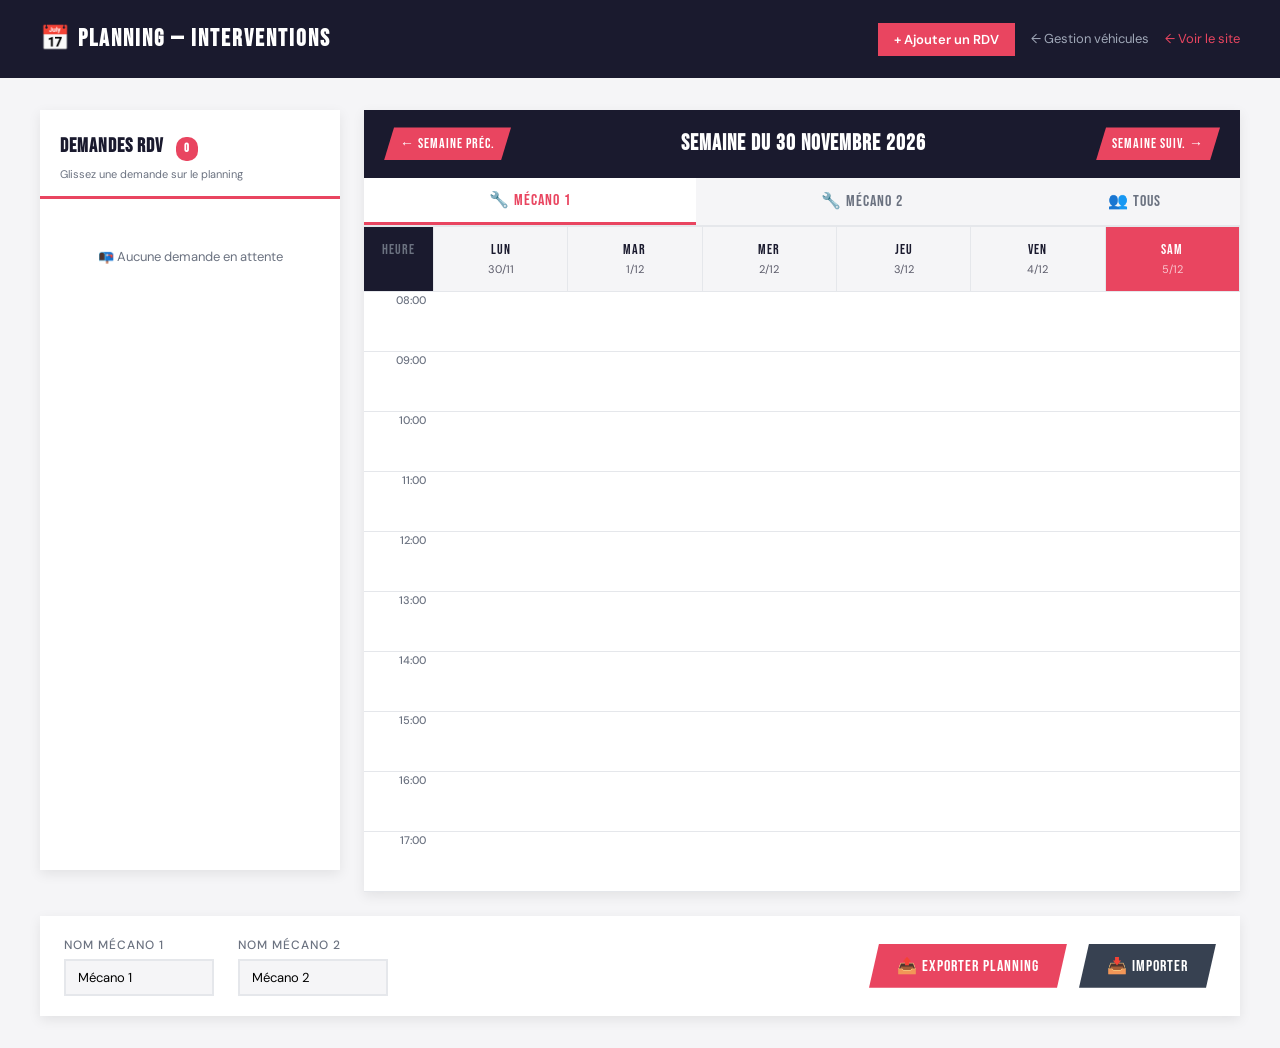
<file: planning.html>
<!DOCTYPE html>
<html lang="fr">
<head>
  <meta charset="UTF-8">
  <meta name="viewport" content="width=device-width, initial-scale=1.0">
  <title>Planning — Coutois Automobile</title>
  <link rel="stylesheet" href="css/style.css">
  <style>
    .planning-container {
      display: grid;
      grid-template-columns: 300px 1fr;
      gap: 24px;
      min-height: calc(100vh - 140px);
    }

    /* --- Inbox --- */
    .inbox {
      background: var(--white);
      box-shadow: var(--shadow-card);
      display: flex;
      flex-direction: column;
      max-height: calc(100vh - 140px);
      position: sticky;
      top: 80px;
    }
    .inbox-header {
      padding: 20px 20px 12px;
      border-bottom: 3px solid var(--accent);
    }
    .inbox-header h2 {
      font-family: var(--font-display);
      font-size: 20px;
      color: var(--primary);
      letter-spacing: 1px;
    }
    .inbox-count {
      display: inline-block;
      background: var(--accent);
      color: var(--white);
      font-size: 12px;
      font-weight: 700;
      padding: 2px 8px;
      border-radius: 10px;
      margin-left: 8px;
    }
    .inbox-list {
      flex: 1;
      overflow-y: auto;
      padding: 8px;
    }
    .inbox-item {
      background: var(--light);
      padding: 14px 16px;
      margin-bottom: 8px;
      cursor: grab;
      border-left: 4px solid var(--accent);
      transition: all 0.2s;
      font-size: 13px;
    }
    .inbox-item:hover {
      background: #fff;
      box-shadow: 0 2px 8px rgba(0,0,0,0.08);
    }
    .inbox-item.dragging {
      opacity: 0.5;
      cursor: grabbing;
    }
    .inbox-item-name {
      font-weight: 700;
      color: var(--primary);
      margin-bottom: 4px;
    }
    .inbox-item-vehicle {
      color: var(--grey);
      font-size: 12px;
    }
    .inbox-item-service {
      display: inline-block;
      background: var(--primary);
      color: var(--white);
      padding: 2px 8px;
      font-size: 11px;
      font-weight: 500;
      margin-top: 6px;
      letter-spacing: 0.3px;
    }
    .inbox-item-phone {
      color: var(--accent);
      font-size: 12px;
      font-weight: 600;
      margin-top: 4px;
    }
    .inbox-empty {
      text-align: center;
      padding: 40px 16px;
      color: var(--grey);
      font-size: 13px;
    }

    /* --- Calendar --- */
    .calendar {
      background: var(--white);
      box-shadow: var(--shadow-card);
      overflow: hidden;
    }
    .calendar-nav {
      display: flex;
      justify-content: space-between;
      align-items: center;
      padding: 16px 20px;
      background: var(--primary);
    }
    .calendar-nav h3 {
      font-family: var(--font-display);
      font-size: 22px;
      color: var(--white);
      letter-spacing: 1px;
    }
    .calendar-nav button {
      background: var(--accent);
      color: var(--white);
      border: none;
      padding: 8px 16px;
      font-family: var(--font-display);
      font-size: 14px;
      letter-spacing: 1px;
      cursor: pointer;
      clip-path: var(--clip-btn);
    }
    .calendar-nav button:hover { background: var(--accent-dark); }

    /* Mechanic tabs */
    .mech-tabs {
      display: flex;
      border-bottom: 2px solid var(--grey-light);
    }
    .mech-tab {
      flex: 1;
      padding: 12px 16px;
      text-align: center;
      font-family: var(--font-display);
      font-size: 16px;
      letter-spacing: 1px;
      cursor: pointer;
      border: none;
      background: var(--light);
      color: var(--grey);
      transition: all 0.2s;
    }
    .mech-tab.active {
      background: var(--white);
      color: var(--accent);
      border-bottom: 3px solid var(--accent);
    }
    .mech-tab:hover:not(.active) {
      background: var(--grey-light);
    }

    /* Week grid */
    .week-grid {
      display: grid;
      grid-template-columns: 70px repeat(6, 1fr);
      min-height: 600px;
    }
    .week-header {
      padding: 12px 8px;
      text-align: center;
      font-family: var(--font-display);
      font-size: 14px;
      color: var(--primary);
      letter-spacing: 1px;
      background: var(--light);
      border-bottom: 1px solid var(--grey-light);
      border-right: 1px solid var(--grey-light);
    }
    .week-header.today {
      background: var(--accent);
      color: var(--white);
    }
    .week-header small {
      display: block;
      font-family: var(--font-body);
      font-size: 11px;
      font-weight: 400;
      letter-spacing: 0;
      opacity: 0.7;
    }
    .time-col {
      border-right: 1px solid var(--grey-light);
    }
    .time-label {
      padding: 0 8px;
      height: 60px;
      display: flex;
      align-items: flex-start;
      justify-content: flex-end;
      font-size: 11px;
      color: var(--grey);
      font-weight: 500;
      border-bottom: 1px solid var(--grey-light);
    }
    .day-col {
      border-right: 1px solid var(--grey-light);
      position: relative;
    }
    .time-slot {
      height: 60px;
      border-bottom: 1px solid var(--grey-light);
      position: relative;
      transition: background 0.15s;
    }
    .time-slot:hover {
      background: rgba(233,69,96,0.04);
    }
    .time-slot.drag-over {
      background: rgba(233,69,96,0.1);
      outline: 2px dashed var(--accent);
      outline-offset: -2px;
    }

    /* Scheduled items */
    .scheduled-item {
      position: absolute;
      left: 3px;
      right: 3px;
      background: var(--primary);
      color: var(--white);
      padding: 6px 8px;
      font-size: 11px;
      line-height: 1.3;
      z-index: 10;
      cursor: pointer;
      overflow: hidden;
      border-left: 3px solid var(--accent);
      transition: box-shadow 0.2s;
    }
    .scheduled-item:hover {
      box-shadow: 0 4px 12px rgba(0,0,0,0.2);
      z-index: 20;
    }
    .scheduled-item-name {
      font-weight: 700;
      font-size: 12px;
    }
    .scheduled-item-service {
      opacity: 0.8;
      font-size: 10px;
      margin-top: 2px;
    }
    .scheduled-item-remove {
      position: absolute;
      top: 2px; right: 4px;
      background: none;
      border: none;
      color: rgba(255,255,255,0.6);
      font-size: 14px;
      cursor: pointer;
      padding: 0;
    }
    .scheduled-item-remove:hover { color: var(--white); }

    /* Colors for mechanics */
    .mech-0 { background: #1a1a2e; border-left-color: #e94560; }
    .mech-1 { background: #16213e; border-left-color: #10b981; }

    /* --- Add RDV manually modal --- */
    .modal-overlay {
      display: none;
      position: fixed;
      top: 0; left: 0; right: 0; bottom: 0;
      background: rgba(0,0,0,0.5);
      z-index: 9000;
      align-items: center;
      justify-content: center;
    }
    .modal-overlay.open { display: flex; }
    .modal {
      background: var(--white);
      padding: 32px;
      max-width: 480px;
      width: 90%;
      box-shadow: 0 20px 60px rgba(0,0,0,0.3);
    }
    .modal h3 {
      font-family: var(--font-display);
      font-size: 22px;
      color: var(--primary);
      letter-spacing: 1px;
      margin-bottom: 20px;
      border-bottom: 3px solid var(--accent);
      padding-bottom: 8px;
    }

    @media (max-width: 900px) {
      .planning-container {
        grid-template-columns: 1fr;
      }
      .inbox {
        position: static;
        max-height: 300px;
      }
      .week-grid {
        overflow-x: auto;
      }
    }
  </style>
</head>
<body>

  <!-- Admin Header -->
  <header class="admin-header">
    <h1>📅 <span class="accent">PLANNING</span> — Interventions</h1>
    <div style="display:flex; gap:16px; align-items:center; flex-wrap:wrap;">
      <button onclick="Planning.openAddModal()" style="background:var(--accent); color:var(--white); border:none; padding:8px 16px; font-size:13px; font-weight:600; cursor:pointer;">+ Ajouter un RDV</button>
      <a href="backoffice-local.html" style="color:#a0a8b8; font-size:13px;">← Gestion véhicules</a>
      <a href="index.html" style="color:var(--accent); font-size:13px;">← Voir le site</a>
    </div>
  </header>

  <div class="admin-body">
    <div class="planning-container">

      <!-- Inbox: incoming RDV requests -->
      <div class="inbox">
        <div class="inbox-header">
          <h2>DEMANDES RDV <span class="inbox-count" id="inbox-count">0</span></h2>
          <p style="font-size:11px; color:var(--grey); margin-top:4px;">Glissez une demande sur le planning</p>
        </div>
        <div class="inbox-list" id="inbox-list">
          <!-- Filled by JS -->
        </div>
      </div>

      <!-- Calendar -->
      <div class="calendar">
        <div class="calendar-nav">
          <button onclick="Planning.prevWeek()">← SEMAINE PRÉC.</button>
          <h3 id="calendar-title">Semaine du ...</h3>
          <button onclick="Planning.nextWeek()">SEMAINE SUIV. →</button>
        </div>

        <!-- Mechanic tabs -->
        <div class="mech-tabs">
          <button class="mech-tab active" data-mech="0" onclick="Planning.switchMech(0)">
            🔧 MÉCANICIEN 1
          </button>
          <button class="mech-tab" data-mech="1" onclick="Planning.switchMech(1)">
            🔧 MÉCANICIEN 2
          </button>
          <button class="mech-tab" data-mech="all" onclick="Planning.switchMech('all')" style="flex:0.6;">
            👥 TOUS
          </button>
        </div>

        <!-- Week grid -->
        <div style="overflow-x:auto;">
          <div class="week-grid" id="week-grid">
            <!-- Filled by JS -->
          </div>
        </div>
      </div>

    </div>

    <!-- Settings bar -->
    <div style="margin-top:24px; background:var(--white); padding:20px 24px; box-shadow:var(--shadow-card); display:flex; justify-content:space-between; align-items:center; flex-wrap:wrap; gap:16px;">
      <div style="display:flex; gap:24px; align-items:center; flex-wrap:wrap;">
        <div>
          <label class="form-label" style="margin-bottom:4px;">Nom mécano 1</label>
          <input type="text" id="mech-name-0" value="Mécano 1" style="width:150px; padding:8px 12px; font-size:13px;"
                 onchange="Planning.updateMechName(0, this.value)">
        </div>
        <div>
          <label class="form-label" style="margin-bottom:4px;">Nom mécano 2</label>
          <input type="text" id="mech-name-1" value="Mécano 2" style="width:150px; padding:8px 12px; font-size:13px;"
                 onchange="Planning.updateMechName(1, this.value)">
        </div>
      </div>
      <div style="display:flex; gap:12px;">
        <button class="admin-btn-export" onclick="Planning.exportPlanning()">📤 Exporter planning</button>
        <button class="admin-btn-export" onclick="document.getElementById('planning-import').click()" style="background:var(--grey-dark);">📥 Importer</button>
        <input type="file" id="planning-import" accept=".json" style="display:none;" onchange="Planning.importPlanning(event)">
      </div>
    </div>
  </div>

  <!-- Add RDV Modal -->
  <div class="modal-overlay" id="add-modal">
    <div class="modal">
      <h3>AJOUTER UN RDV</h3>
      <form id="manual-rdv-form">
        <div class="form-group">
          <label class="form-label">Nom du client *</label>
          <input type="text" id="m-name" required placeholder="Jean Dupont">
        </div>
        <div class="form-group">
          <label class="form-label">Téléphone *</label>
          <input type="tel" id="m-phone" required placeholder="06 00 00 00 00">
        </div>
        <div class="form-group">
          <label class="form-label">Véhicule</label>
          <input type="text" id="m-vehicle" placeholder="Renault Clio 4 1.5 dCi">
        </div>
        <div class="form-group">
          <label class="form-label">Type d'intervention *</label>
          <select id="m-service" required>
            <option value="">Choisir...</option>
            <option>Révision / Vidange</option>
            <option>Freinage</option>
            <option>Distribution</option>
            <option>Embrayage</option>
            <option>Climatisation</option>
            <option>Diagnostic</option>
            <option>Pneus</option>
            <option>Électricité</option>
            <option>Autre</option>
          </select>
        </div>
        <div class="form-group">
          <label class="form-label">Durée estimée</label>
          <select id="m-duration">
            <option value="0.5">30 min</option>
            <option value="1">1h</option>
            <option value="1.5">1h30</option>
            <option value="2" selected>2h</option>
            <option value="2.5">2h30</option>
            <option value="3">3h</option>
            <option value="3.5">3h30</option>
            <option value="4">4h (demi-journée)</option>
            <option value="5">5h</option>
            <option value="6">6h</option>
            <option value="7">7h</option>
            <option value="8">Journée complète (8h)</option>
          </select>
        </div>
        <div class="form-group">
          <label class="form-label">Notes</label>
          <textarea id="m-notes" rows="2" placeholder="Détails, pièces à commander..."></textarea>
        </div>
        <div style="display:flex; gap:12px;">
          <button type="submit" class="btn btn-accent btn-full" style="font-size:16px;">AJOUTER À L'INBOX</button>
          <button type="button" class="btn btn-primary" style="font-size:16px; white-space:nowrap;" onclick="Planning.closeAddModal()">ANNULER</button>
        </div>
      </form>
    </div>
  </div>

  <!-- Edit Scheduled RDV Modal -->
  <div class="modal-overlay" id="edit-scheduled-modal">
    <div class="modal">
      <h3>DÉTAIL INTERVENTION</h3>
      <input type="hidden" id="edit-s-id">

      <div style="margin-bottom:20px; padding:16px; background:var(--light);">
        <div style="font-size:11px; color:var(--grey); text-transform:uppercase; letter-spacing:1px;">Client</div>
        <div id="edit-s-name" style="font-weight:700; font-size:16px; color:var(--primary); margin-top:2px;"></div>
        <div style="margin-top:8px; font-size:13px; color:var(--grey);">📞 <span id="edit-s-phone"></span></div>
        <div style="margin-top:4px; font-size:13px; color:var(--grey);">🚗 <span id="edit-s-vehicle"></span></div>
        <div style="margin-top:4px; font-size:13px; color:var(--grey);">🔧 <span id="edit-s-service"></span></div>
      </div>

      <div class="form-group">
        <label class="form-label">Durée de l'intervention *</label>
        <select id="edit-s-duration" style="font-size:15px;">
          <option value="0.5">30 min</option>
          <option value="1">1h</option>
          <option value="1.5">1h30</option>
          <option value="2">2h</option>
          <option value="2.5">2h30</option>
          <option value="3">3h</option>
          <option value="3.5">3h30</option>
          <option value="4">4h (demi-journée)</option>
          <option value="5">5h</option>
          <option value="6">6h</option>
          <option value="7">7h</option>
          <option value="8">Journée complète (8h)</option>
        </select>
      </div>

      <div class="form-group">
        <label class="form-label">Mécanicien assigné</label>
        <select id="edit-s-mechanic" style="font-size:15px;">
          <option value="0">Mécano 1</option>
          <option value="1">Mécano 2</option>
        </select>
      </div>

      <div class="form-group">
        <label class="form-label">Notes</label>
        <textarea id="edit-s-notes" rows="3" placeholder="Pièces à commander, détails..."></textarea>
      </div>

      <div style="display:flex; gap:12px;">
        <button type="button" class="btn btn-accent btn-full" style="font-size:16px;" onclick="Planning.saveEditScheduled()">ENREGISTRER</button>
        <button type="button" class="btn btn-primary" style="font-size:16px; white-space:nowrap;" onclick="Planning.closeEditScheduled()">ANNULER</button>
      </div>
    </div>
  </div>

  <script>
  /* ============================================
     PLANNING ENGINE
     ============================================ */
  const Planning = {
    rdvInbox: [],       // Unscheduled RDV requests
    scheduled: [],      // Scheduled items: {id, name, phone, vehicle, service, duration, notes, mechanic, day, hour}
    currentWeekStart: null,
    currentMech: 0,     // 0, 1, or 'all'
    mechNames: ['Mécano 1', 'Mécano 2'],
    dragData: null,

    HOURS_START: 8,
    HOURS_END: 18,
    DAYS: ['Lun', 'Mar', 'Mer', 'Jeu', 'Ven', 'Sam'],

    init() {
      this.loadData();
      this.setCurrentWeek();
      this.render();
      this.setupFormSubmit();
    },

    // --- Data persistence ---
    loadData() {
      const inbox = localStorage.getItem('garage_rdv_inbox');
      const sched = localStorage.getItem('garage_scheduled');
      const names = localStorage.getItem('garage_mech_names');
      if (inbox) this.rdvInbox = JSON.parse(inbox);
      if (sched) this.scheduled = JSON.parse(sched);
      if (names) {
        this.mechNames = JSON.parse(names);
        const n0 = document.getElementById('mech-name-0');
        const n1 = document.getElementById('mech-name-1');
        if (n0) n0.value = this.mechNames[0];
        if (n1) n1.value = this.mechNames[1];
      }
    },

    saveData() {
      localStorage.setItem('garage_rdv_inbox', JSON.stringify(this.rdvInbox));
      localStorage.setItem('garage_scheduled', JSON.stringify(this.scheduled));
      localStorage.setItem('garage_mech_names', JSON.stringify(this.mechNames));
    },

    // --- Week navigation ---
    setCurrentWeek() {
      const now = new Date();
      const day = now.getDay();
      const diff = day === 0 ? -6 : 1 - day; // Monday
      this.currentWeekStart = new Date(now);
      this.currentWeekStart.setDate(now.getDate() + diff);
      this.currentWeekStart.setHours(0,0,0,0);
    },

    prevWeek() {
      this.currentWeekStart.setDate(this.currentWeekStart.getDate() - 7);
      this.render();
    },

    nextWeek() {
      this.currentWeekStart.setDate(this.currentWeekStart.getDate() + 7);
      this.render();
    },

    switchMech(mech) {
      this.currentMech = mech;
      document.querySelectorAll('.mech-tab').forEach(t => {
        t.classList.toggle('active', t.dataset.mech == mech);
      });
      // Update tab names
      document.querySelector('[data-mech="0"]').textContent = '🔧 ' + this.mechNames[0].toUpperCase();
      document.querySelector('[data-mech="1"]').textContent = '🔧 ' + this.mechNames[1].toUpperCase();
      this.renderCalendar();
    },

    updateMechName(index, name) {
      this.mechNames[index] = name || `Mécano ${index + 1}`;
      this.saveData();
      this.switchMech(this.currentMech); // refresh tabs
    },

    // --- Render all ---
    render() {
      this.renderInbox();
      this.renderCalendar();
      // Update tab names
      document.querySelector('[data-mech="0"]').textContent = '🔧 ' + this.mechNames[0].toUpperCase();
      document.querySelector('[data-mech="1"]').textContent = '🔧 ' + this.mechNames[1].toUpperCase();
    },

    // --- Inbox ---
    renderInbox() {
      const list = document.getElementById('inbox-list');
      const count = document.getElementById('inbox-count');
      if (!list) return;

      count.textContent = this.rdvInbox.length;

      if (this.rdvInbox.length === 0) {
        list.innerHTML = '<div class="inbox-empty">📭 Aucune demande en attente</div>';
        return;
      }

      list.innerHTML = this.rdvInbox.map(r => `
        <div class="inbox-item" draggable="true" 
             ondragstart="Planning.onDragStart(event, '${r.id}')"
             ondragend="Planning.onDragEnd(event)">
          <div class="inbox-item-name">${r.name}</div>
          <div class="inbox-item-vehicle">${r.vehicle || 'Véhicule non précisé'}</div>
          <div class="inbox-item-service" style="background:${r.rdvType === 'devis' ? 'var(--accent)' : r.rdvType === 'achat' ? '#10b981' : 'var(--primary)'};">${r.service} · ${Planning.formatDuration(r.duration)}</div>
          <div class="inbox-item-phone">📞 ${r.phone}</div>
          ${r.notes ? `<div style="font-size:11px; color:var(--grey); margin-top:4px; font-style:italic;">${r.notes}</div>` : ''}
          <div style="margin-top:8px; display:flex; gap:6px;">
            <button class="admin-btn admin-btn-delete" style="font-size:10px; padding:3px 8px;" 
                    onclick="Planning.removeInbox('${r.id}')">Supprimer</button>
          </div>
        </div>
      `).join('');
    },

    removeInbox(id) {
      this.rdvInbox = this.rdvInbox.filter(r => r.id !== id);
      this.saveData();
      this.renderInbox();
    },

    // --- Calendar grid ---
    renderCalendar() {
      const grid = document.getElementById('week-grid');
      const title = document.getElementById('calendar-title');
      if (!grid) return;

      const ws = new Date(this.currentWeekStart);
      const we = new Date(ws);
      we.setDate(we.getDate() + 5);

      const months = ['Janvier','Février','Mars','Avril','Mai','Juin','Juillet','Août','Septembre','Octobre','Novembre','Décembre'];
      title.textContent = `Semaine du ${ws.getDate()} ${months[ws.getMonth()]} ${ws.getFullYear()}`;

      const today = new Date();
      today.setHours(0,0,0,0);

      let html = '';

      // Header row
      html += '<div class="week-header" style="background:var(--primary); color:var(--grey);">Heure</div>';
      for (let d = 0; d < 6; d++) {
        const date = new Date(ws);
        date.setDate(ws.getDate() + d);
        const isToday = date.getTime() === today.getTime();
        html += `<div class="week-header ${isToday ? 'today' : ''}">
          ${this.DAYS[d]} <small>${date.getDate()}/${date.getMonth()+1}</small>
        </div>`;
      }

      // Time rows
      for (let h = this.HOURS_START; h < this.HOURS_END; h++) {
        // Time label
        html += `<div class="time-label">${String(h).padStart(2,'0')}:00</div>`;
        // Day cells
        for (let d = 0; d < 6; d++) {
          const dateStr = this.getDateStr(d);
          html += `<div class="time-slot" 
                       data-day="${dateStr}" data-hour="${h}"
                       ondragover="Planning.onDragOver(event)"
                       ondragleave="Planning.onDragLeave(event)"
                       ondrop="Planning.onDrop(event, '${dateStr}', ${h})">
          </div>`;
        }
      }

      grid.innerHTML = html;

      // Place scheduled items
      this.renderScheduledItems();
    },

    renderScheduledItems() {
      const items = this.currentMech === 'all' 
        ? this.scheduled 
        : this.scheduled.filter(s => s.mechanic === this.currentMech);

      items.forEach(item => {
        const slot = document.querySelector(`.time-slot[data-day="${item.day}"][data-hour="${item.hour}"]`);
        if (!slot) return;

        const height = (item.duration || 2) * 60 - 4;
        const mechClass = `mech-${item.mechanic}`;
        
        const el = document.createElement('div');
        el.className = `scheduled-item ${mechClass}`;
        el.style.height = height + 'px';
        el.style.top = '2px';
        
        // If showing all mechanics, split the width
        if (this.currentMech === 'all') {
          const width = 'calc(50% - 3px)';
          el.style.width = width;
          if (item.mechanic === 1) {
            el.style.left = 'calc(50% + 1px)';
            el.style.right = 'auto';
          }
        }

        el.innerHTML = `
          <div class="scheduled-item-name">${item.name}</div>
          <div class="scheduled-item-service">${item.service} · ${Planning.formatDuration(item.duration)}</div>
          ${this.currentMech === 'all' ? `<div style="font-size:9px; opacity:0.6; margin-top:1px;">${this.mechNames[item.mechanic]}</div>` : ''}
          <button class="scheduled-item-remove" onclick="Planning.unschedule('${item.id}')" title="Retirer">×</button>
        `;

        el.addEventListener('click', (e) => {
          if (e.target.classList.contains('scheduled-item-remove')) return;
          Planning.openEditScheduled(item.id);
        });

        slot.appendChild(el);
      });
    },

    // --- Edit scheduled item (duration, mechanic, notes) ---
    openEditScheduled(id) {
      const item = this.scheduled.find(s => s.id === id);
      if (!item) return;

      document.getElementById('edit-s-name').textContent = item.name;
      document.getElementById('edit-s-phone').textContent = item.phone || '—';
      document.getElementById('edit-s-vehicle').textContent = item.vehicle || '—';
      document.getElementById('edit-s-service').textContent = item.service;
      document.getElementById('edit-s-duration').value = item.duration || 2;
      document.getElementById('edit-s-mechanic').value = item.mechanic;
      document.getElementById('edit-s-notes').value = item.notes || '';
      document.getElementById('edit-s-id').value = id;

      // Update mechanic select with actual names
      const mechSelect = document.getElementById('edit-s-mechanic');
      mechSelect.innerHTML = this.mechNames.map((name, i) => 
        `<option value="${i}" ${i === item.mechanic ? 'selected' : ''}>${name}</option>`
      ).join('');

      document.getElementById('edit-scheduled-modal').classList.add('open');
    },

    saveEditScheduled() {
      const id = document.getElementById('edit-s-id').value;
      const item = this.scheduled.find(s => s.id === id);
      if (!item) return;

      const newDuration = parseFloat(document.getElementById('edit-s-duration').value) || 2;
      const newMech = parseInt(document.getElementById('edit-s-mechanic').value);
      const newNotes = document.getElementById('edit-s-notes').value.trim();

      // Check overlap with new duration (excluding self)
      const hasOverlap = this.scheduled.some(s => {
        if (s.id === id) return false;
        if (s.mechanic !== newMech || s.day !== item.day) return false;
        const sEnd = s.hour + (s.duration || 2);
        const newEnd = item.hour + newDuration;
        return (item.hour < sEnd && newEnd > s.hour);
      });

      if (hasOverlap) {
        this.toast('Chevauchement détecté ! Réduisez la durée ou changez de mécano.', 'error');
        return;
      }

      item.duration = newDuration;
      item.mechanic = newMech;
      item.notes = newNotes;

      this.saveData();
      document.getElementById('edit-scheduled-modal').classList.remove('open');
      this.renderCalendar();
      this.toast('Intervention mise à jour', 'success');
    },

    closeEditScheduled() {
      document.getElementById('edit-scheduled-modal').classList.remove('open');
    },

    getDateStr(dayIndex) {
      const date = new Date(this.currentWeekStart);
      date.setDate(this.currentWeekStart.getDate() + dayIndex);
      return date.toISOString().split('T')[0];
    },

    // --- Drag & Drop ---
    onDragStart(event, rdvId) {
      this.dragData = rdvId;
      event.target.classList.add('dragging');
      event.dataTransfer.effectAllowed = 'move';
    },

    onDragEnd(event) {
      event.target.classList.remove('dragging');
      document.querySelectorAll('.drag-over').forEach(el => el.classList.remove('drag-over'));
    },

    onDragOver(event) {
      event.preventDefault();
      event.currentTarget.classList.add('drag-over');
    },

    onDragLeave(event) {
      event.currentTarget.classList.remove('drag-over');
    },

    onDrop(event, day, hour) {
      event.preventDefault();
      event.currentTarget.classList.remove('drag-over');

      if (!this.dragData) return;

      const rdv = this.rdvInbox.find(r => r.id === this.dragData);
      if (!rdv) return;

      // Determine which mechanic
      const mech = this.currentMech === 'all' ? 0 : this.currentMech;

      // Check for overlap
      const hasOverlap = this.scheduled.some(s => {
        if (s.mechanic !== mech || s.day !== day) return false;
        const sEnd = s.hour + (s.duration || 2);
        const newEnd = hour + (rdv.duration || 2);
        return (hour < sEnd && newEnd > s.hour);
      });

      if (hasOverlap) {
        this.toast('Créneau déjà occupé pour ce mécanicien !', 'error');
        return;
      }

      // Schedule it
      const scheduled = {
        ...rdv,
        mechanic: mech,
        day: day,
        hour: hour,
      };

      this.scheduled.push(scheduled);
      this.rdvInbox = this.rdvInbox.filter(r => r.id !== this.dragData);
      this.dragData = null;

      this.saveData();
      this.render();
      this.toast(`${rdv.name} planifié !`, 'success');
    },

    // --- Unschedule (back to inbox) ---
    unschedule(id) {
      const item = this.scheduled.find(s => s.id === id);
      if (!item) return;

      // Move back to inbox
      const { mechanic, day, hour, ...rdvData } = item;
      this.rdvInbox.push(rdvData);
      this.scheduled = this.scheduled.filter(s => s.id !== id);

      this.saveData();
      this.render();
      this.toast('RDV remis dans l\'inbox', 'success');
    },

    // --- Manual RDV add ---
    openAddModal() {
      document.getElementById('add-modal').classList.add('open');
    },

    closeAddModal() {
      document.getElementById('add-modal').classList.remove('open');
      document.getElementById('manual-rdv-form').reset();
    },

    setupFormSubmit() {
      const form = document.getElementById('manual-rdv-form');
      if (!form) return;
      form.addEventListener('submit', (e) => {
        e.preventDefault();
        const rdv = {
          id: 'rdv_' + Date.now(),
          name: document.getElementById('m-name').value.trim(),
          phone: document.getElementById('m-phone').value.trim(),
          vehicle: document.getElementById('m-vehicle').value.trim(),
          service: document.getElementById('m-service').value,
          duration: parseFloat(document.getElementById('m-duration').value) || 2,
          notes: document.getElementById('m-notes').value.trim(),
          createdAt: new Date().toISOString(),
        };

        if (!rdv.name || !rdv.phone || !rdv.service) {
          this.toast('Remplissez nom, téléphone et intervention', 'error');
          return;
        }

        this.rdvInbox.push(rdv);
        this.saveData();
        this.renderInbox();
        this.closeAddModal();
        this.toast(`RDV de ${rdv.name} ajouté à l'inbox`, 'success');
      });
    },

    // --- Export / Import ---
    exportPlanning() {
      const data = {
        inbox: this.rdvInbox,
        scheduled: this.scheduled,
        mechNames: this.mechNames,
        exportDate: new Date().toISOString(),
      };
      const blob = new Blob([JSON.stringify(data, null, 2)], { type: 'application/json' });
      const url = URL.createObjectURL(blob);
      const a = document.createElement('a');
      a.href = url;
      a.download = `planning-${new Date().toISOString().split('T')[0]}.json`;
      a.click();
      URL.revokeObjectURL(url);
      this.toast('Planning exporté !', 'success');
    },

    importPlanning(event) {
      const file = event.target.files[0];
      if (!file) return;
      const reader = new FileReader();
      reader.onload = (ev) => {
        try {
          const data = JSON.parse(ev.target.result);
          if (!confirm('Importer ce planning ? Les données actuelles seront remplacées.')) return;
          if (data.inbox) this.rdvInbox = data.inbox;
          if (data.scheduled) this.scheduled = data.scheduled;
          if (data.mechNames) {
            this.mechNames = data.mechNames;
            document.getElementById('mech-name-0').value = this.mechNames[0];
            document.getElementById('mech-name-1').value = this.mechNames[1];
          }
          this.saveData();
          this.render();
          this.toast('Planning importé !', 'success');
        } catch (err) {
          this.toast('Erreur : fichier invalide', 'error');
        }
      };
      reader.readAsText(file);
    },

    // --- Format duration ---
    formatDuration(d) {
      if (!d) return '2h';
      const hours = Math.floor(d);
      const mins = Math.round((d - hours) * 60);
      if (mins === 0) return `${hours}h`;
      if (hours === 0) return `${mins}min`;
      return `${hours}h${String(mins).padStart(2,'0')}`;
    },

    // --- Toast ---
    toast(message, type = 'success') {
      const existing = document.querySelector('.toast');
      if (existing) existing.remove();
      const toast = document.createElement('div');
      toast.className = `toast toast-${type}`;
      toast.textContent = message;
      document.body.appendChild(toast);
      setTimeout(() => toast.remove(), 4000);
    },
  };

  // Init
  document.addEventListener('DOMContentLoaded', () => Planning.init());
  </script>
</body>
</html>
</file>
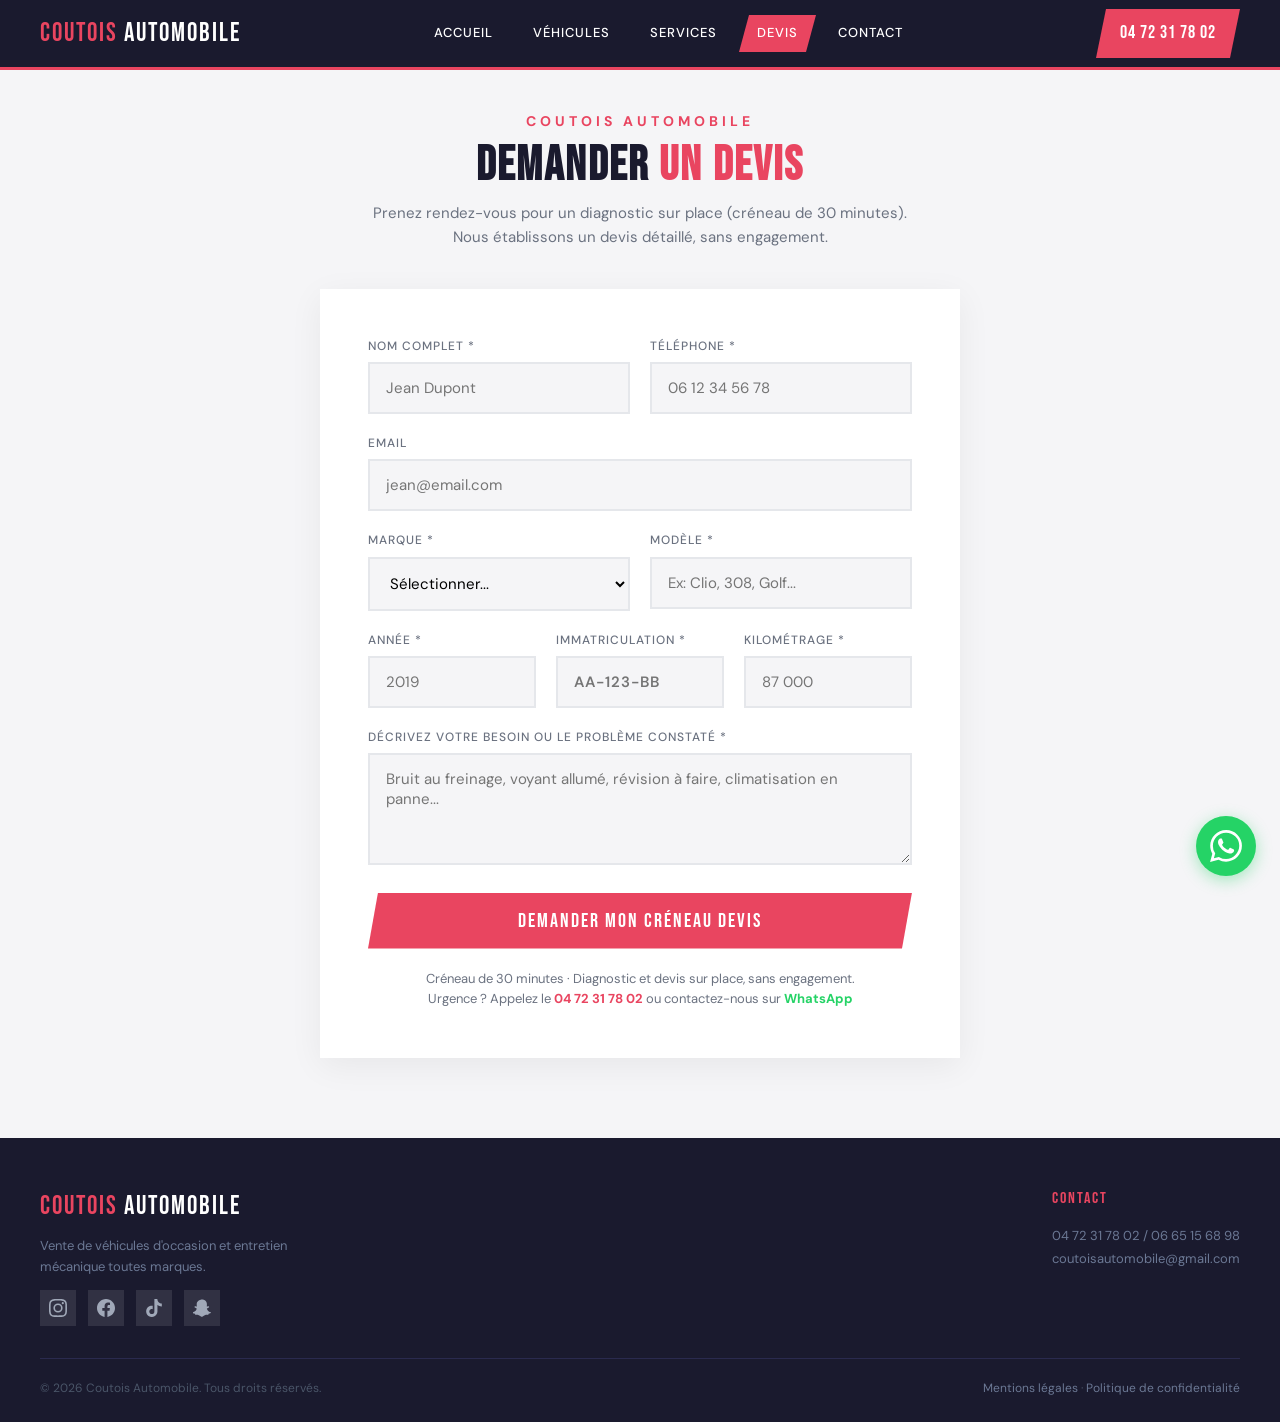
<file: rdv.html>
<!DOCTYPE html>
<html lang="fr">
<head>
  <meta charset="UTF-8">
  <link rel="icon" type="image/svg+xml" href="/favicon.svg">
  <meta name="viewport" content="width=device-width, initial-scale=1.0">
  <title>Demande de devis garage auto Millery (69) — Coutois Automobile</title>
  <meta name="description" content="Demandez un devis gratuit pour l'entretien ou la réparation de votre véhicule à Millery (69390). Créneau diagnostic 30 min. Coutois Automobile.">
  <link rel="canonical" href="https://coutois-automobile.fr/rdv.html">
  <link rel="stylesheet" href="css/style.css">
</head>
<body>

  <nav class="nav">
    <a href="index.html" class="nav-logo"><span class="accent">COUTOIS</span> AUTOMOBILE</a>
    <button class="nav-toggle" id="nav-toggle">☰</button>
    <ul class="nav-links" id="nav-links">
      <li><a href="index.html">Accueil</a></li>
      <li><a href="vehicules.html">Véhicules</a></li>
      <li><a href="services.html">Services</a></li>
      <li><a href="rdv.html" class="active">Devis</a></li>
      <li><a href="contact.html">Contact</a></li>
    </ul>
    <a href="tel:+33472317802" class="nav-phone">04 72 31 78 02</a>
  </nav>

  <section class="page-top section-padding" style="background:var(--light); min-height:100vh;">
    <div class="container" style="max-width:720px;">
      <div class="section-label" style="text-align:center;">Coutois Automobile</div>
      <h2 class="section-title" style="text-align:center; margin-bottom:8px;">DEMANDER <span class="accent">UN DEVIS</span></h2>
      <p style="text-align:center; color:var(--grey); font-size:15px; margin-bottom:40px;">
        Prenez rendez-vous pour un diagnostic sur place (créneau de 30 minutes).<br>
        Nous établissons un devis détaillé, sans engagement.
      </p>

      <div class="form-card anim-scale">
        <form id="rdv-form" name="devis-mecanique" method="POST" action="https://formsubmit.co/coutoisautomobile@gmail.com">
          <input type="hidden" name="_subject" value="Demande de Devis">
          <input type="hidden" name="_captcha" value="false">
          <input type="hidden" name="_next" value="https://coutois-automobile.fr/rdv.html?sent=1">
          <input type="hidden" name="_template" value="table">

          <div class="grid-2" style="gap:20px;">
            <div class="form-group">
              <label class="form-label" for="rdv-name">Nom complet *</label>
              <input type="text" id="rdv-name" name="nom" placeholder="Jean Dupont" required>
            </div>
            <div class="form-group">
              <label class="form-label" for="rdv-phone">Téléphone *</label>
              <input type="tel" id="rdv-phone" name="telephone" placeholder="06 12 34 56 78" required maxlength="14">
            </div>
          </div>

          <div class="form-group">
            <label class="form-label" for="rdv-email">Email</label>
            <input type="email" id="rdv-email" name="email" placeholder="jean@email.com">
          </div>

          <!-- Véhicule : Marque / Modèle / Année -->
          <div class="grid-2" style="gap:20px;">
            <div class="form-group" style="flex:2;">
              <label class="form-label" for="rdv-marque">Marque *</label>
              <select id="rdv-marque" name="marque" required style="font-size:15px;">
                <option value="">Sélectionner...</option>
                <option>Alfa Romeo</option>
                <option>Audi</option>
                <option>BMW</option>
                <option>Citroën</option>
                <option>Dacia</option>
                <option>DS</option>
                <option>Fiat</option>
                <option>Ford</option>
                <option>Honda</option>
                <option>Hyundai</option>
                <option>Jaguar</option>
                <option>Jeep</option>
                <option>Kia</option>
                <option>Land Rover</option>
                <option>Lexus</option>
                <option>Mazda</option>
                <option>Mercedes</option>
                <option>Mini</option>
                <option>Mitsubishi</option>
                <option>Nissan</option>
                <option>Opel</option>
                <option>Peugeot</option>
                <option>Porsche</option>
                <option>Renault</option>
                <option>Seat</option>
                <option>Skoda</option>
                <option>Smart</option>
                <option>Suzuki</option>
                <option>Tesla</option>
                <option>Toyota</option>
                <option>Volkswagen</option>
                <option>Volvo</option>
                <option value="Autre">Autre</option>
              </select>
            </div>
            <div class="form-group" style="flex:2;">
              <label class="form-label" for="rdv-modele">Modèle *</label>
              <input type="text" id="rdv-modele" name="modele" list="modeles-list" placeholder="Ex: Clio, 308, Golf..." required>
              <datalist id="modeles-list"></datalist>
            </div>
          </div>

          <div class="form-3cols">
            <div class="form-group">
              <label class="form-label" for="rdv-annee">Année *</label>
              <input type="number" id="rdv-annee" name="annee" placeholder="2019" min="1990" max="2026" required>
            </div>
            <div class="form-group">
              <label class="form-label" for="rdv-plaque">Immatriculation *</label>
              <input type="text" id="rdv-plaque" name="immatriculation" placeholder="AA-123-BB" required maxlength="9" style="text-transform:uppercase; letter-spacing:1px; font-weight:600;">
            </div>
            <div class="form-group">
              <label class="form-label" for="rdv-km">Kilométrage *</label>
              <input type="text" id="rdv-km" name="kilometrage" placeholder="87 000" required>
            </div>
          </div>

          <div class="form-group">
            <label class="form-label" for="rdv-problem">Décrivez votre besoin ou le problème constaté *</label>
            <textarea id="rdv-problem" name="probleme" rows="4" placeholder="Bruit au freinage, voyant allumé, révision à faire, climatisation en panne..." required></textarea>
          </div>

          <button type="button" id="rdv-submit-btn" class="btn btn-accent btn-full" style="font-size:20px;">DEMANDER MON CRÉNEAU DEVIS</button>
        </form>

        <p style="text-align:center; font-size:13px; color:var(--grey); margin-top:20px;">
          Créneau de 30 minutes · Diagnostic et devis sur place, sans engagement.<br>
          Urgence ? Appelez le <a href="tel:+33472317802" style="color:var(--accent); font-weight:700;">04 72 31 78 02</a>
          ou contactez-nous sur <a href="https://wa.me/33665156898" style="color:#25d366; font-weight:700;">WhatsApp</a>
        </p>

        <div id="rdv-confirmation" style="display:none; text-align:center; padding:40px 20px;">
          <div style="font-size:48px; margin-bottom:16px;">✅</div>
          <h3 class="font-display" style="font-size:28px; color:var(--primary); margin-bottom:12px;">DEMANDE DE DEVIS ENVOYÉE !</h3>
          <p style="color:var(--grey); font-size:15px; line-height:1.7;">
            Nous vous recontactons rapidement pour fixer un créneau de 30 minutes.<br>
            Le diagnostic et le devis seront établis sur place, sans engagement.
          </p>
          <a href="index.html" class="btn btn-accent" style="margin-top:24px; font-size:16px;">RETOUR À L'ACCUEIL</a>
        </div>
      </div>
    </div>
  </section>

  <footer class="footer">
    <div class="container">
      <div class="footer-top">
        <div>
          <div class="footer-logo"><span class="accent">COUTOIS</span> AUTOMOBILE</div>
          <p class="footer-desc">Vente de véhicules d'occasion et entretien mécanique toutes marques.</p>
          <div class="social-links">
            <a href="https://www.instagram.com/coutois.automobile" target="_blank" title="Instagram"><svg viewBox="0 0 24 24" width="18" height="18" fill="currentColor"><path d="M12 2.163c3.204 0 3.584.012 4.85.07 3.252.148 4.771 1.691 4.919 4.919.058 1.265.069 1.645.069 4.849 0 3.205-.012 3.584-.069 4.849-.149 3.225-1.664 4.771-4.919 4.919-1.266.058-1.644.07-4.85.07-3.204 0-3.584-.012-4.849-.07-3.26-.149-4.771-1.699-4.919-4.92-.058-1.265-.07-1.644-.07-4.849 0-3.204.013-3.583.07-4.849.149-3.227 1.664-4.771 4.919-4.919 1.266-.057 1.645-.069 4.849-.069zM12 0C8.741 0 8.333.014 7.053.072 2.695.272.273 2.69.073 7.052.014 8.333 0 8.741 0 12c0 3.259.014 3.668.072 4.948.2 4.358 2.618 6.78 6.98 6.98C8.333 23.986 8.741 24 12 24c3.259 0 3.668-.014 4.948-.072 4.354-.2 6.782-2.618 6.979-6.98.059-1.28.073-1.689.073-4.948 0-3.259-.014-3.667-.072-4.947-.196-4.354-2.617-6.78-6.979-6.98C15.668.014 15.259 0 12 0zm0 5.838a6.162 6.162 0 100 12.324 6.162 6.162 0 000-12.324zM12 16a4 4 0 110-8 4 4 0 010 8zm6.406-11.845a1.44 1.44 0 100 2.881 1.44 1.44 0 000-2.881z"/></svg></a>
            <a href="https://www.facebook.com/profile.php?id=coutoisautomobile" target="_blank" title="Facebook"><svg viewBox="0 0 24 24" width="18" height="18" fill="currentColor"><path d="M24 12.073c0-6.627-5.373-12-12-12s-12 5.373-12 12c0 5.99 4.388 10.954 10.125 11.854v-8.385H7.078v-3.47h3.047V9.43c0-3.007 1.792-4.669 4.533-4.669 1.312 0 2.686.235 2.686.235v2.953H15.83c-1.491 0-1.956.925-1.956 1.874v2.25h3.328l-.532 3.47h-2.796v8.385C19.612 23.027 24 18.062 24 12.073z"/></svg></a>
            <a href="https://www.tiktok.com/@coutois.automobile" target="_blank" title="TikTok"><svg viewBox="0 0 24 24" width="18" height="18" fill="currentColor"><path d="M12.525.02c1.31-.02 2.61-.01 3.91-.02.08 1.53.63 3.09 1.75 4.17 1.12 1.11 2.7 1.62 4.24 1.79v4.03c-1.44-.05-2.89-.35-4.2-.97-.57-.26-1.1-.59-1.62-.93-.01 2.92.01 5.84-.02 8.75-.08 1.4-.54 2.79-1.35 3.94-1.31 1.92-3.58 3.17-5.91 3.21-1.43.08-2.86-.31-4.08-1.03-2.02-1.19-3.44-3.37-3.65-5.71-.02-.5-.03-1-.01-1.49.18-1.9 1.12-3.72 2.58-4.96 1.66-1.44 3.98-2.13 6.15-1.72.02 1.48-.04 2.96-.04 4.44-.99-.32-2.15-.23-3.02.37-.63.41-1.11 1.04-1.36 1.75-.21.51-.15 1.07-.14 1.61.24 1.64 1.82 3.02 3.5 2.87 1.12-.01 2.19-.66 2.77-1.61.19-.33.4-.67.41-1.06.1-1.79.06-3.57.07-5.36.01-4.03-.01-8.05.02-12.07z"/></svg></a>
            <a href="https://www.snapchat.com/add/coutois.auto" target="_blank" title="Snapchat"><svg viewBox="0 0 24 24" width="18" height="18" fill="currentColor"><path d="M12.206.793c.99 0 4.347.276 5.93 3.821.529 1.193.403 3.219.299 4.847l-.003.06c-.012.18-.022.345-.03.51.075.045.203.09.401.09.3-.016.659-.12 1.033-.301.165-.088.344-.104.464-.104.182 0 .359.029.509.09.45.149.734.479.734.838.015.449-.39.839-1.213 1.168-.089.029-.209.075-.344.119-.45.135-1.139.36-1.333.81-.09.224-.061.524.12.868l.015.015c.06.136 1.526 3.475 4.791 4.014.255.044.435.27.42.509 0 .075-.015.149-.045.225-.24.569-1.273.988-3.146 1.271-.059.091-.12.375-.164.57-.029.179-.074.36-.134.553-.076.271-.27.405-.555.405h-.03c-.135 0-.313-.031-.538-.076-.375-.09-.84-.181-1.47-.181-.225 0-.461.016-.689.046-1.109.164-1.883.721-2.79 1.379-.6.434-1.26.914-2.14 1.243-.16.061-.34.09-.51.09h-.06c-.17 0-.349-.029-.509-.09-.884-.33-1.546-.811-2.155-1.246-.904-.659-1.679-1.214-2.788-1.376-.225-.03-.464-.046-.689-.046-.63 0-1.093.091-1.47.181-.224.045-.403.076-.539.076h-.03c-.284 0-.479-.134-.554-.405-.061-.193-.105-.374-.135-.553-.045-.195-.105-.479-.165-.57-1.873-.283-2.905-.701-3.148-1.283-.03-.075-.046-.149-.046-.225-.015-.239.165-.465.42-.509 3.264-.54 4.73-3.879 4.791-4.02l.016-.029c.18-.345.224-.645.119-.869-.195-.434-.884-.659-1.332-.809-.12-.045-.24-.09-.346-.12-.569-.239-1.215-.569-1.215-1.139 0-.36.289-.69.734-.838.149-.06.329-.09.509-.09.12 0 .3.015.449.09.375.18.734.301 1.049.316.18 0 .314-.045.374-.09-.016-.18-.029-.359-.045-.539-.104-1.627-.227-3.654.3-4.848C7.848 1.069 11.216.793 12.206.793z"/></svg></a>
          </div>
        </div>
        <div class="footer-cols">
          <div>
            <div class="footer-col-title">CONTACT</div>
            <div class="footer-col-text">04 72 31 78 02 / 06 65 15 68 98<br>coutoisautomobile@gmail.com</div>
          </div>
        </div>
      </div>
      <div class="footer-bottom">
        <span>© 2026 Coutois Automobile. Tous droits réservés.</span>
        <span><a href="mentions-legales.html" style="color:#6b7894;">Mentions légales</a> · <a href="mentions-legales.html#donnees-personnelles" style="color:#6b7894;">Politique de confidentialité</a></span>
      </div>
    </div>
  </footer>

  <script src="js/app.js"></script>
  <script>
    // === Models per brand ===
    var modelsByBrand = {
      'Alfa Romeo': ['Giulia','Stelvio','Tonale','Giulietta','MiTo','159'],
      'Audi': ['A1','A3','A4','A5','A6','Q2','Q3','Q5','Q7','TT','e-tron'],
      'BMW': ['Série 1','Série 2','Série 3','Série 4','Série 5','X1','X2','X3','X5','i3','i4'],
      'Citroën': ['C1','C3','C3 Aircross','C4','C4 Cactus','C5 Aircross','Berlingo','C3 Picasso','DS3','Jumpy'],
      'Dacia': ['Sandero','Duster','Logan','Spring','Jogger','Lodgy','Dokker'],
      'DS': ['DS3','DS4','DS5','DS7','DS9'],
      'Fiat': ['500','500X','500L','Panda','Tipo','Punto','Ducato','Doblo'],
      'Ford': ['Fiesta','Focus','Puma','Kuga','Mondeo','EcoSport','Transit','Ranger','Mustang'],
      'Honda': ['Civic','Jazz','HR-V','CR-V','e','ZR-V'],
      'Hyundai': ['i10','i20','i30','Tucson','Kona','Bayon','Ioniq','Santa Fe'],
      'Jaguar': ['E-Pace','F-Pace','XE','XF','I-Pace'],
      'Jeep': ['Renegade','Compass','Cherokee','Wrangler','Grand Cherokee','Avenger'],
      'Kia': ['Picanto','Rio','Ceed','Sportage','Stonic','Niro','EV6','Sorento'],
      'Land Rover': ['Evoque','Velar','Discovery','Defender','Range Rover Sport'],
      'Lexus': ['CT','IS','NX','RX','UX','ES','LC'],
      'Mazda': ['Mazda2','Mazda3','CX-3','CX-5','CX-30','MX-5','CX-60'],
      'Mercedes': ['Classe A','Classe B','Classe C','Classe E','CLA','GLA','GLB','GLC','GLE','Vito','Sprinter'],
      'Mini': ['Cooper','Countryman','Clubman','Cabrio'],
      'Mitsubishi': ['Space Star','ASX','Eclipse Cross','Outlander','L200'],
      'Nissan': ['Micra','Juke','Qashqai','X-Trail','Leaf','Navara','Note'],
      'Opel': ['Corsa','Astra','Crossland','Mokka','Grandland','Zafira','Combo','Vivaro'],
      'Peugeot': ['108','208','308','408','508','2008','3008','5008','Partner','Expert','Rifter'],
      'Porsche': ['Cayenne','Macan','911','Taycan','Panamera','Boxster','Cayman'],
      'Renault': ['Clio','Captur','Mégane','Scénic','Kadjar','Arkana','Twingo','Kangoo','Trafic','Master','ZOE'],
      'Seat': ['Ibiza','Leon','Arona','Ateca','Tarraco'],
      'Skoda': ['Fabia','Octavia','Karoq','Kodiaq','Scala','Kamiq','Superb','Enyaq'],
      'Smart': ['Fortwo','Forfour','#1'],
      'Suzuki': ['Swift','Ignis','Vitara','S-Cross','Jimny','Across'],
      'Tesla': ['Model 3','Model Y','Model S','Model X'],
      'Toyota': ['Yaris','Corolla','C-HR','RAV4','Aygo','Camry','Hilux','Land Cruiser','Supra'],
      'Volkswagen': ['Polo','Golf','T-Roc','Tiguan','T-Cross','Passat','Touran','Caddy','Transporter','ID.3','ID.4'],
      'Volvo': ['XC40','XC60','XC90','V40','V60','S60','S90','C40']
    };

    // Update model suggestions when brand changes
    document.getElementById('rdv-marque').addEventListener('change', function() {
      var brand = this.value;
      var datalist = document.getElementById('modeles-list');
      datalist.innerHTML = '';
      var models = modelsByBrand[brand] || [];
      models.forEach(function(m) {
        var opt = document.createElement('option');
        opt.value = m;
        datalist.appendChild(opt);
      });
      document.getElementById('rdv-modele').value = '';
      document.getElementById('rdv-modele').focus();
    });

    // === Phone formatting: 06 12 34 56 78 ===
    document.getElementById('rdv-phone').addEventListener('input', function(e) {
      var val = this.value.replace(/\D/g, '').substring(0, 10);
      var formatted = '';
      for (var i = 0; i < val.length; i++) {
        if (i > 0 && i % 2 === 0) formatted += ' ';
        formatted += val[i];
      }
      this.value = formatted;
    });

    // === Plate formatting: AA-123-BB ===
    document.getElementById('rdv-plaque').addEventListener('input', function(e) {
      var val = this.value.replace(/[^A-Za-z0-9]/g, '').toUpperCase().substring(0, 7);
      var formatted = '';
      for (var i = 0; i < val.length; i++) {
        if (i === 2 || i === 5) formatted += '-';
        formatted += val[i];
      }
      this.value = formatted;
    });

    // === KM formatting: 87 000 ===
    document.getElementById('rdv-km').addEventListener('input', function(e) {
      var val = this.value.replace(/\D/g, '');
      this.value = val.replace(/\B(?=(\d{3})+(?!\d))/g, ' ');
    });

    // === Check if returning from FormSubmit ===
    if (window.location.search.includes('sent=1')) {
      document.getElementById('rdv-form').style.display = 'none';
      document.getElementById('rdv-confirmation').style.display = 'block';
    }

    // === Submit ===
    document.getElementById('rdv-submit-btn').addEventListener('click', function(e) {
      var name = document.getElementById('rdv-name').value.trim();
      var phone = document.getElementById('rdv-phone').value.trim();
      var marque = document.getElementById('rdv-marque').value;
      var modele = document.getElementById('rdv-modele').value.trim();
      var annee = document.getElementById('rdv-annee').value.trim();
      var plaque = document.getElementById('rdv-plaque').value.trim();
      var km = document.getElementById('rdv-km').value.trim();
      var problem = document.getElementById('rdv-problem').value.trim();

      if (!name || !phone || !marque || !modele || !annee || !plaque || !km || !problem) {
        e.preventDefault();
        alert('Veuillez remplir tous les champs obligatoires.');
        return;
      }

      // Save to localStorage for planning
      try {
        var rdv = {
          id: 'rdv_' + Date.now(),
          name: name,
          phone: phone,
          email: (document.getElementById('rdv-email').value || '').trim(),
          vehicle: marque + ' ' + modele + ' ' + annee + ' | ' + plaque + ' | ' + km + ' km',
          service: 'DEVIS',
          duration: 0.5,
          notes: problem,
          rdvType: 'devis',
          createdAt: new Date().toISOString()
        };
        var inbox = JSON.parse(localStorage.getItem('garage_rdv_inbox') || '[]');
        inbox.push(rdv);
        localStorage.setItem('garage_rdv_inbox', JSON.stringify(inbox));
      } catch(err) { }

      document.getElementById('rdv-form').submit();
    });
  </script>
  <!-- WhatsApp -->
  <a href="https://wa.me/33665156898" class="whatsapp-float" title="Contactez-nous sur WhatsApp" target="_blank"><svg viewBox="0 0 24 24"><path d="M17.472 14.382c-.297-.149-1.758-.867-2.03-.967-.273-.099-.471-.148-.67.15-.197.297-.767.966-.94 1.164-.173.199-.347.223-.644.075-.297-.15-1.255-.463-2.39-1.475-.883-.788-1.48-1.761-1.653-2.059-.173-.297-.018-.458.13-.606.134-.133.298-.347.446-.52.149-.174.198-.298.298-.497.099-.198.05-.371-.025-.52-.075-.149-.669-1.612-.916-2.207-.242-.579-.487-.5-.669-.51-.173-.008-.371-.01-.57-.01-.198 0-.52.074-.792.372-.272.297-1.04 1.016-1.04 2.479 0 1.462 1.065 2.875 1.213 3.074.149.198 2.096 3.2 5.077 4.487.709.306 1.262.489 1.694.625.712.227 1.36.195 1.871.118.571-.085 1.758-.719 2.006-1.413.248-.694.248-1.289.173-1.413-.074-.124-.272-.198-.57-.347m-5.421 7.403h-.004a9.87 9.87 0 01-5.031-1.378l-.361-.214-3.741.982.998-3.648-.235-.374a9.86 9.86 0 01-1.51-5.26c.001-5.45 4.436-9.884 9.888-9.884 2.64 0 5.122 1.03 6.988 2.898a9.825 9.825 0 012.893 6.994c-.003 5.45-4.437 9.884-9.885 9.884m8.413-18.297A11.815 11.815 0 0012.05 0C5.495 0 .16 5.335.157 11.892c0 2.096.547 4.142 1.588 5.945L.057 24l6.305-1.654a11.882 11.882 0 005.683 1.448h.005c6.554 0 11.89-5.335 11.893-11.893a11.821 11.821 0 00-3.48-8.413z"/></svg></a>
</body>
</html>
</file>
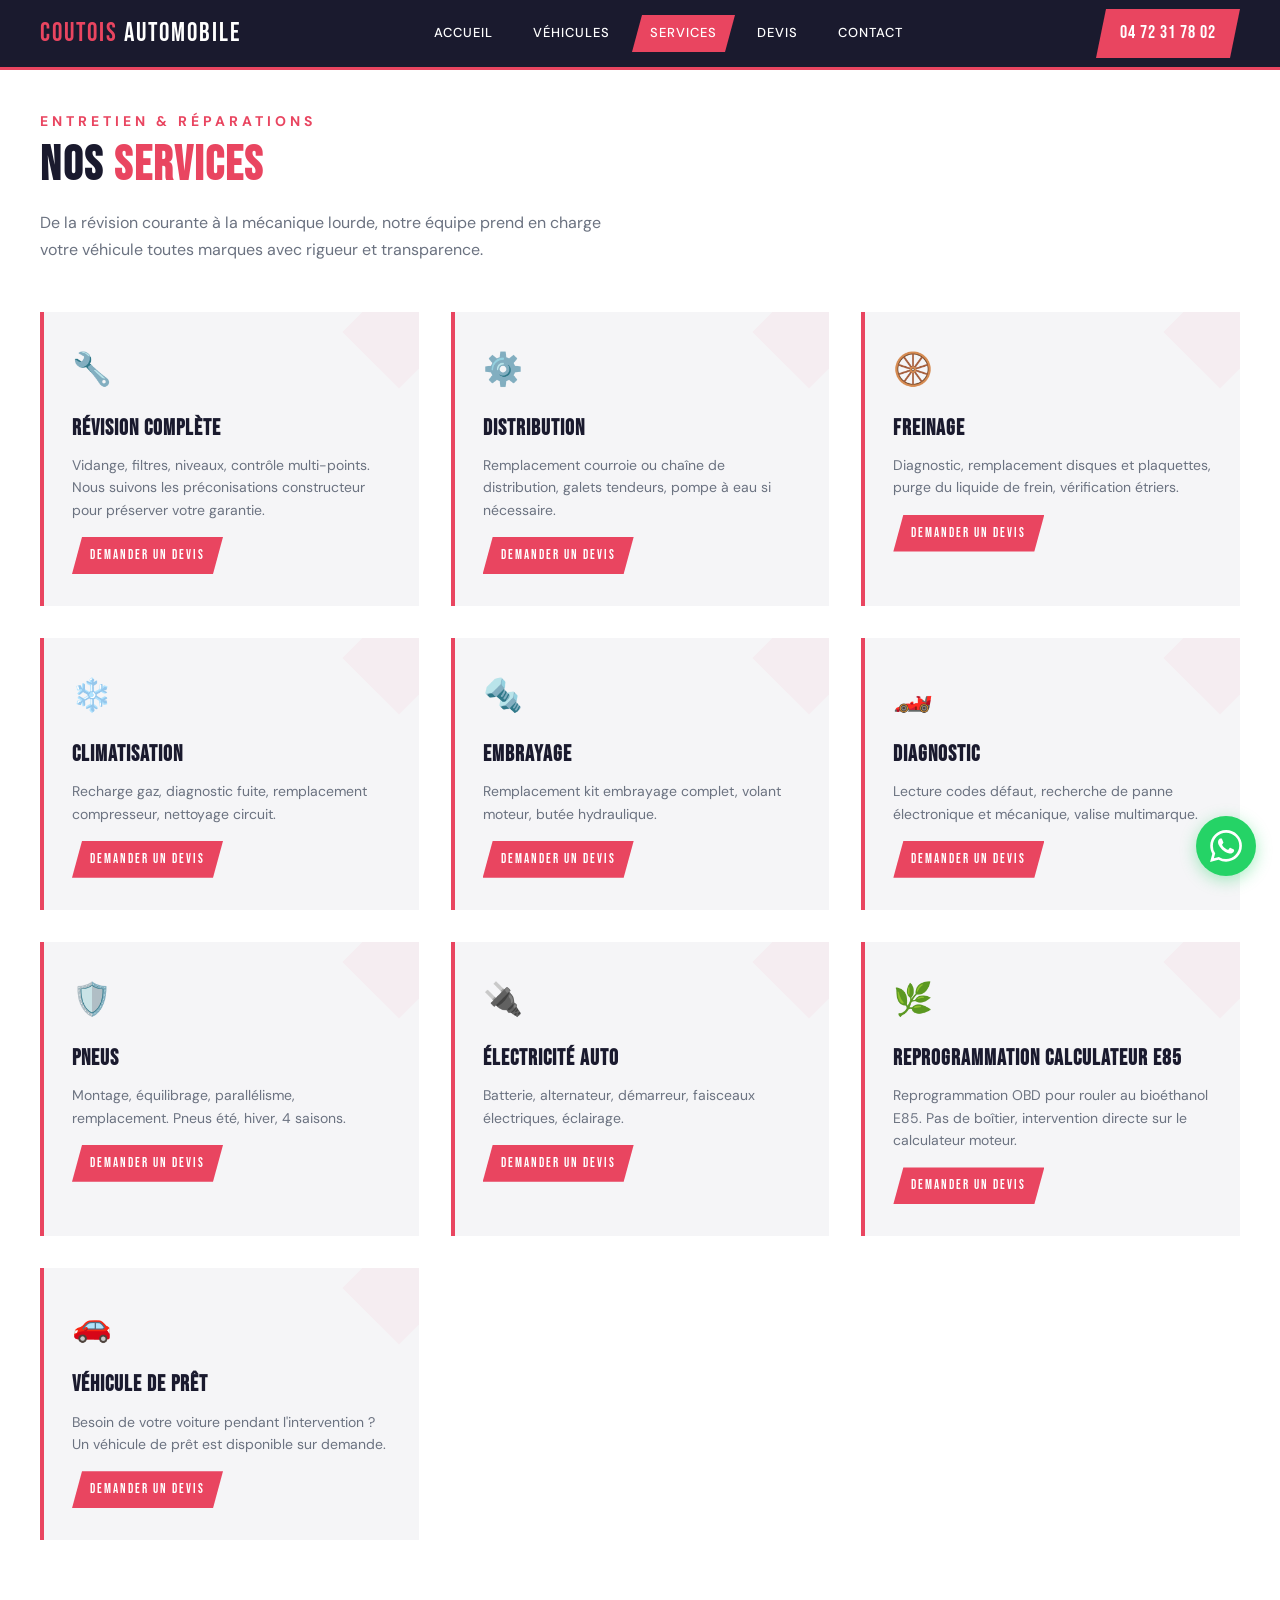
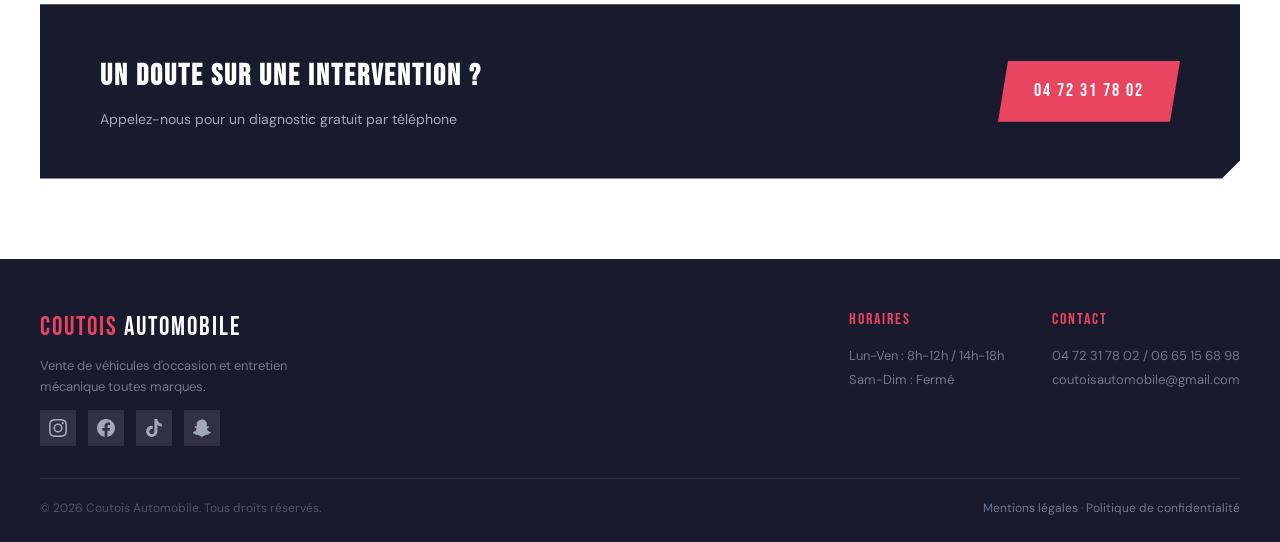
<file: services.html>
<!DOCTYPE html>
<html lang="fr">
<head>
  <meta charset="UTF-8">
  <link rel="icon" type="image/svg+xml" href="/favicon.svg">
  <meta name="viewport" content="width=device-width, initial-scale=1.0">
  <title>Entretien & Réparation auto à Millery (69) — Coutois Automobile</title>
  <meta name="description" content="Entretien, réparation et diagnostic automobile toutes marques à Millery (69390). Révision, distribution, freinage, climatisation, reprogrammation E85. Devis gratuit.">
  <link rel="canonical" href="https://coutois-automobile.fr/services.html">
  <link rel="stylesheet" href="css/style.css">
</head>
<body>
  <nav class="nav">
    <a href="index.html" class="nav-logo"><span class="accent">COUTOIS</span> AUTOMOBILE</a>
    <button class="nav-toggle" id="nav-toggle">☰</button>
    <ul class="nav-links" id="nav-links">
      <li><a href="index.html">Accueil</a></li>
      <li><a href="vehicules.html">Véhicules</a></li>
      <li><a href="services.html" class="active">Services</a></li>
      <li><a href="rdv.html">Devis</a></li>
      <li><a href="contact.html">Contact</a></li>
    </ul>
    <a href="tel:+33472317802" class="nav-phone">04 72 31 78 02</a>
  </nav>

  <section class="page-top section-padding" style="min-height:100vh;">
    <div class="container">
      <div class="section-label">Entretien & Réparations</div>
      <h2 class="section-title">NOS <span class="accent">SERVICES</span></h2>
      <p style="font-size:16px; color:var(--grey); max-width:600px; line-height:1.7; margin-bottom:48px;">
        De la révision courante à la mécanique lourde, notre équipe prend en charge votre véhicule toutes marques avec rigueur et transparence.
      </p>

      <div class="grid-auto" style="grid-template-columns: repeat(auto-fill, minmax(280px, 1fr));">
        <div class="service-card anim-slide-up">
          <div class="service-card-shape"></div>
          <div class="icon">🔧</div>
          <h3>Révision complète</h3>
          <p>Vidange, filtres, niveaux, contrôle multi-points. Nous suivons les préconisations constructeur pour préserver votre garantie.</p>
          <a href="rdv.html" class="btn btn-accent btn-sm" style="margin-top:16px; font-size:13px; padding:8px 18px;">DEMANDER UN DEVIS</a>
        </div>
        <div class="service-card anim-slide-up delay-1">
          <div class="service-card-shape"></div>
          <div class="icon">⚙️</div>
          <h3>Distribution</h3>
          <p>Remplacement courroie ou chaîne de distribution, galets tendeurs, pompe à eau si nécessaire.</p>
          <a href="rdv.html" class="btn btn-accent btn-sm" style="margin-top:16px; font-size:13px; padding:8px 18px;">DEMANDER UN DEVIS</a>
        </div>
        <div class="service-card anim-slide-up delay-2">
          <div class="service-card-shape"></div>
          <div class="icon">🛞</div>
          <h3>Freinage</h3>
          <p>Diagnostic, remplacement disques et plaquettes, purge du liquide de frein, vérification étriers.</p>
          <a href="rdv.html" class="btn btn-accent btn-sm" style="margin-top:16px; font-size:13px; padding:8px 18px;">DEMANDER UN DEVIS</a>
        </div>
        <div class="service-card anim-slide-up delay-3">
          <div class="service-card-shape"></div>
          <div class="icon">❄️</div>
          <h3>Climatisation</h3>
          <p>Recharge gaz, diagnostic fuite, remplacement compresseur, nettoyage circuit.</p>
          <a href="rdv.html" class="btn btn-accent btn-sm" style="margin-top:16px; font-size:13px; padding:8px 18px;">DEMANDER UN DEVIS</a>
        </div>
        <div class="service-card anim-slide-up">
          <div class="service-card-shape"></div>
          <div class="icon">🔩</div>
          <h3>Embrayage</h3>
          <p>Remplacement kit embrayage complet, volant moteur, butée hydraulique.</p>
          <a href="rdv.html" class="btn btn-accent btn-sm" style="margin-top:16px; font-size:13px; padding:8px 18px;">DEMANDER UN DEVIS</a>
        </div>
        <div class="service-card anim-slide-up delay-1">
          <div class="service-card-shape"></div>
          <div class="icon">🏎️</div>
          <h3>Diagnostic</h3>
          <p>Lecture codes défaut, recherche de panne électronique et mécanique, valise multimarque.</p>
          <a href="rdv.html" class="btn btn-accent btn-sm" style="margin-top:16px; font-size:13px; padding:8px 18px;">DEMANDER UN DEVIS</a>
        </div>
        <div class="service-card anim-slide-up delay-2">
          <div class="service-card-shape"></div>
          <div class="icon">🛡️</div>
          <h3>Pneus</h3>
          <p>Montage, équilibrage, parallélisme, remplacement. Pneus été, hiver, 4 saisons.</p>
          <a href="rdv.html" class="btn btn-accent btn-sm" style="margin-top:16px; font-size:13px; padding:8px 18px;">DEMANDER UN DEVIS</a>
        </div>
        <div class="service-card anim-slide-up delay-3">
          <div class="service-card-shape"></div>
          <div class="icon">🔌</div>
          <h3>Électricité auto</h3>
          <p>Batterie, alternateur, démarreur, faisceaux électriques, éclairage.</p>
          <a href="rdv.html" class="btn btn-accent btn-sm" style="margin-top:16px; font-size:13px; padding:8px 18px;">DEMANDER UN DEVIS</a>
        </div>
        <div class="service-card anim-slide-up">
          <div class="service-card-shape"></div>
          <div class="icon">🌿</div>
          <h3>Reprogrammation calculateur E85</h3>
          <p>Reprogrammation OBD pour rouler au bioéthanol E85. Pas de boîtier, intervention directe sur le calculateur moteur.</p>
          <a href="rdv.html" class="btn btn-accent btn-sm" style="margin-top:16px; font-size:13px; padding:8px 18px;">DEMANDER UN DEVIS</a>
        </div>
        <div class="service-card anim-slide-up delay-1">
          <div class="service-card-shape"></div>
          <div class="icon">🚗</div>
          <h3>Véhicule de prêt</h3>
          <p>Besoin de votre voiture pendant l'intervention ? Un véhicule de prêt est disponible sur demande.</p>
          <a href="rdv.html" class="btn btn-accent btn-sm" style="margin-top:16px; font-size:13px; padding:8px 18px;">DEMANDER UN DEVIS</a>
        </div>
      </div>

      <!-- CTA -->
      <div style="margin-top:64px; background:var(--primary); padding:48px 60px; display:flex; justify-content:space-between; align-items:center; flex-wrap:wrap; gap:24px; clip-path: var(--clip-card);">
        <div>
          <h3 class="font-display" style="font-size:30px; color:var(--white); letter-spacing:2px;">UN DOUTE SUR UNE INTERVENTION ?</h3>
          <p style="color:#a0a8b8; font-size:14px; margin-top:8px;">Appelez-nous pour un diagnostic gratuit par téléphone</p>
        </div>
        <a href="tel:+33472317802" class="btn btn-accent">04 72 31 78 02</a>
      </div>
    </div>
  </section>

  <footer class="footer">
    <div class="container">
      <div class="footer-top">
        <div>
          <div class="footer-logo"><span class="accent">COUTOIS</span> AUTOMOBILE</div>
          <p class="footer-desc">Vente de véhicules d'occasion et entretien mécanique toutes marques.</p>
          <div class="social-links">
            <a href="https://www.instagram.com/coutois.automobile" target="_blank" title="Instagram"><svg viewBox="0 0 24 24" width="18" height="18" fill="currentColor"><path d="M12 2.163c3.204 0 3.584.012 4.85.07 3.252.148 4.771 1.691 4.919 4.919.058 1.265.069 1.645.069 4.849 0 3.205-.012 3.584-.069 4.849-.149 3.225-1.664 4.771-4.919 4.919-1.266.058-1.644.07-4.85.07-3.204 0-3.584-.012-4.849-.07-3.26-.149-4.771-1.699-4.919-4.92-.058-1.265-.07-1.644-.07-4.849 0-3.204.013-3.583.07-4.849.149-3.227 1.664-4.771 4.919-4.919 1.266-.057 1.645-.069 4.849-.069zM12 0C8.741 0 8.333.014 7.053.072 2.695.272.273 2.69.073 7.052.014 8.333 0 8.741 0 12c0 3.259.014 3.668.072 4.948.2 4.358 2.618 6.78 6.98 6.98C8.333 23.986 8.741 24 12 24c3.259 0 3.668-.014 4.948-.072 4.354-.2 6.782-2.618 6.979-6.98.059-1.28.073-1.689.073-4.948 0-3.259-.014-3.667-.072-4.947-.196-4.354-2.617-6.78-6.979-6.98C15.668.014 15.259 0 12 0zm0 5.838a6.162 6.162 0 100 12.324 6.162 6.162 0 000-12.324zM12 16a4 4 0 110-8 4 4 0 010 8zm6.406-11.845a1.44 1.44 0 100 2.881 1.44 1.44 0 000-2.881z"/></svg></a>
            <a href="https://www.facebook.com/profile.php?id=coutoisautomobile" target="_blank" title="Facebook"><svg viewBox="0 0 24 24" width="18" height="18" fill="currentColor"><path d="M24 12.073c0-6.627-5.373-12-12-12s-12 5.373-12 12c0 5.99 4.388 10.954 10.125 11.854v-8.385H7.078v-3.47h3.047V9.43c0-3.007 1.792-4.669 4.533-4.669 1.312 0 2.686.235 2.686.235v2.953H15.83c-1.491 0-1.956.925-1.956 1.874v2.25h3.328l-.532 3.47h-2.796v8.385C19.612 23.027 24 18.062 24 12.073z"/></svg></a>
            <a href="https://www.tiktok.com/@coutois.automobile" target="_blank" title="TikTok"><svg viewBox="0 0 24 24" width="18" height="18" fill="currentColor"><path d="M12.525.02c1.31-.02 2.61-.01 3.91-.02.08 1.53.63 3.09 1.75 4.17 1.12 1.11 2.7 1.62 4.24 1.79v4.03c-1.44-.05-2.89-.35-4.2-.97-.57-.26-1.1-.59-1.62-.93-.01 2.92.01 5.84-.02 8.75-.08 1.4-.54 2.79-1.35 3.94-1.31 1.92-3.58 3.17-5.91 3.21-1.43.08-2.86-.31-4.08-1.03-2.02-1.19-3.44-3.37-3.65-5.71-.02-.5-.03-1-.01-1.49.18-1.9 1.12-3.72 2.58-4.96 1.66-1.44 3.98-2.13 6.15-1.72.02 1.48-.04 2.96-.04 4.44-.99-.32-2.15-.23-3.02.37-.63.41-1.11 1.04-1.36 1.75-.21.51-.15 1.07-.14 1.61.24 1.64 1.82 3.02 3.5 2.87 1.12-.01 2.19-.66 2.77-1.61.19-.33.4-.67.41-1.06.1-1.79.06-3.57.07-5.36.01-4.03-.01-8.05.02-12.07z"/></svg></a>
            <a href="https://www.snapchat.com/add/coutois.auto" target="_blank" title="Snapchat"><svg viewBox="0 0 24 24" width="18" height="18" fill="currentColor"><path d="M12.206.793c.99 0 4.347.276 5.93 3.821.529 1.193.403 3.219.299 4.847l-.003.06c-.012.18-.022.345-.03.51.075.045.203.09.401.09.3-.016.659-.12 1.033-.301.165-.088.344-.104.464-.104.182 0 .359.029.509.09.45.149.734.479.734.838.015.449-.39.839-1.213 1.168-.089.029-.209.075-.344.119-.45.135-1.139.36-1.333.81-.09.224-.061.524.12.868l.015.015c.06.136 1.526 3.475 4.791 4.014.255.044.435.27.42.509 0 .075-.015.149-.045.225-.24.569-1.273.988-3.146 1.271-.059.091-.12.375-.164.57-.029.179-.074.36-.134.553-.076.271-.27.405-.555.405h-.03c-.135 0-.313-.031-.538-.076-.375-.09-.84-.181-1.47-.181-.225 0-.461.016-.689.046-1.109.164-1.883.721-2.79 1.379-.6.434-1.26.914-2.14 1.243-.16.061-.34.09-.51.09h-.06c-.17 0-.349-.029-.509-.09-.884-.33-1.546-.811-2.155-1.246-.904-.659-1.679-1.214-2.788-1.376-.225-.03-.464-.046-.689-.046-.63 0-1.093.091-1.47.181-.224.045-.403.076-.539.076h-.03c-.284 0-.479-.134-.554-.405-.061-.193-.105-.374-.135-.553-.045-.195-.105-.479-.165-.57-1.873-.283-2.905-.701-3.148-1.283-.03-.075-.046-.149-.046-.225-.015-.239.165-.465.42-.509 3.264-.54 4.73-3.879 4.791-4.02l.016-.029c.18-.345.224-.645.119-.869-.195-.434-.884-.659-1.332-.809-.12-.045-.24-.09-.346-.12-.569-.239-1.215-.569-1.215-1.139 0-.36.289-.69.734-.838.149-.06.329-.09.509-.09.12 0 .3.015.449.09.375.18.734.301 1.049.316.18 0 .314-.045.374-.09-.016-.18-.029-.359-.045-.539-.104-1.627-.227-3.654.3-4.848C7.848 1.069 11.216.793 12.206.793z"/></svg></a>
          </div>
        </div>
        <div class="footer-cols">
          <div>
            <div class="footer-col-title">HORAIRES</div>
            <div class="footer-col-text" data-hours="short">Lun-Ven : 8h-12h / 14h-18h<br>Sam-Dim : Fermé</div>
          </div>
          <div>
            <div class="footer-col-title">CONTACT</div>
            <div class="footer-col-text">04 72 31 78 02 / 06 65 15 68 98<br>coutoisautomobile@gmail.com</div>
          </div>
        </div>
      </div>
      <div class="footer-bottom">
        <span>© 2026 Coutois Automobile. Tous droits réservés.</span>
        <span><a href="mentions-legales.html" style="color:#6b7894;">Mentions légales</a> · <a href="mentions-legales.html#donnees-personnelles" style="color:#6b7894;">Politique de confidentialité</a></span>
      </div>
    </div>
  </footer>

  <script src="js/app.js"></script>
  <!-- WhatsApp -->
  <a href="https://wa.me/33665156898" class="whatsapp-float" title="Contactez-nous sur WhatsApp" target="_blank"><svg viewBox="0 0 24 24"><path d="M17.472 14.382c-.297-.149-1.758-.867-2.03-.967-.273-.099-.471-.148-.67.15-.197.297-.767.966-.94 1.164-.173.199-.347.223-.644.075-.297-.15-1.255-.463-2.39-1.475-.883-.788-1.48-1.761-1.653-2.059-.173-.297-.018-.458.13-.606.134-.133.298-.347.446-.52.149-.174.198-.298.298-.497.099-.198.05-.371-.025-.52-.075-.149-.669-1.612-.916-2.207-.242-.579-.487-.5-.669-.51-.173-.008-.371-.01-.57-.01-.198 0-.52.074-.792.372-.272.297-1.04 1.016-1.04 2.479 0 1.462 1.065 2.875 1.213 3.074.149.198 2.096 3.2 5.077 4.487.709.306 1.262.489 1.694.625.712.227 1.36.195 1.871.118.571-.085 1.758-.719 2.006-1.413.248-.694.248-1.289.173-1.413-.074-.124-.272-.198-.57-.347m-5.421 7.403h-.004a9.87 9.87 0 01-5.031-1.378l-.361-.214-3.741.982.998-3.648-.235-.374a9.86 9.86 0 01-1.51-5.26c.001-5.45 4.436-9.884 9.888-9.884 2.64 0 5.122 1.03 6.988 2.898a9.825 9.825 0 012.893 6.994c-.003 5.45-4.437 9.884-9.885 9.884m8.413-18.297A11.815 11.815 0 0012.05 0C5.495 0 .16 5.335.157 11.892c0 2.096.547 4.142 1.588 5.945L.057 24l6.305-1.654a11.882 11.882 0 005.683 1.448h.005c6.554 0 11.89-5.335 11.893-11.893a11.821 11.821 0 00-3.48-8.413z"/></svg></a>
</body>
</html>
</file>
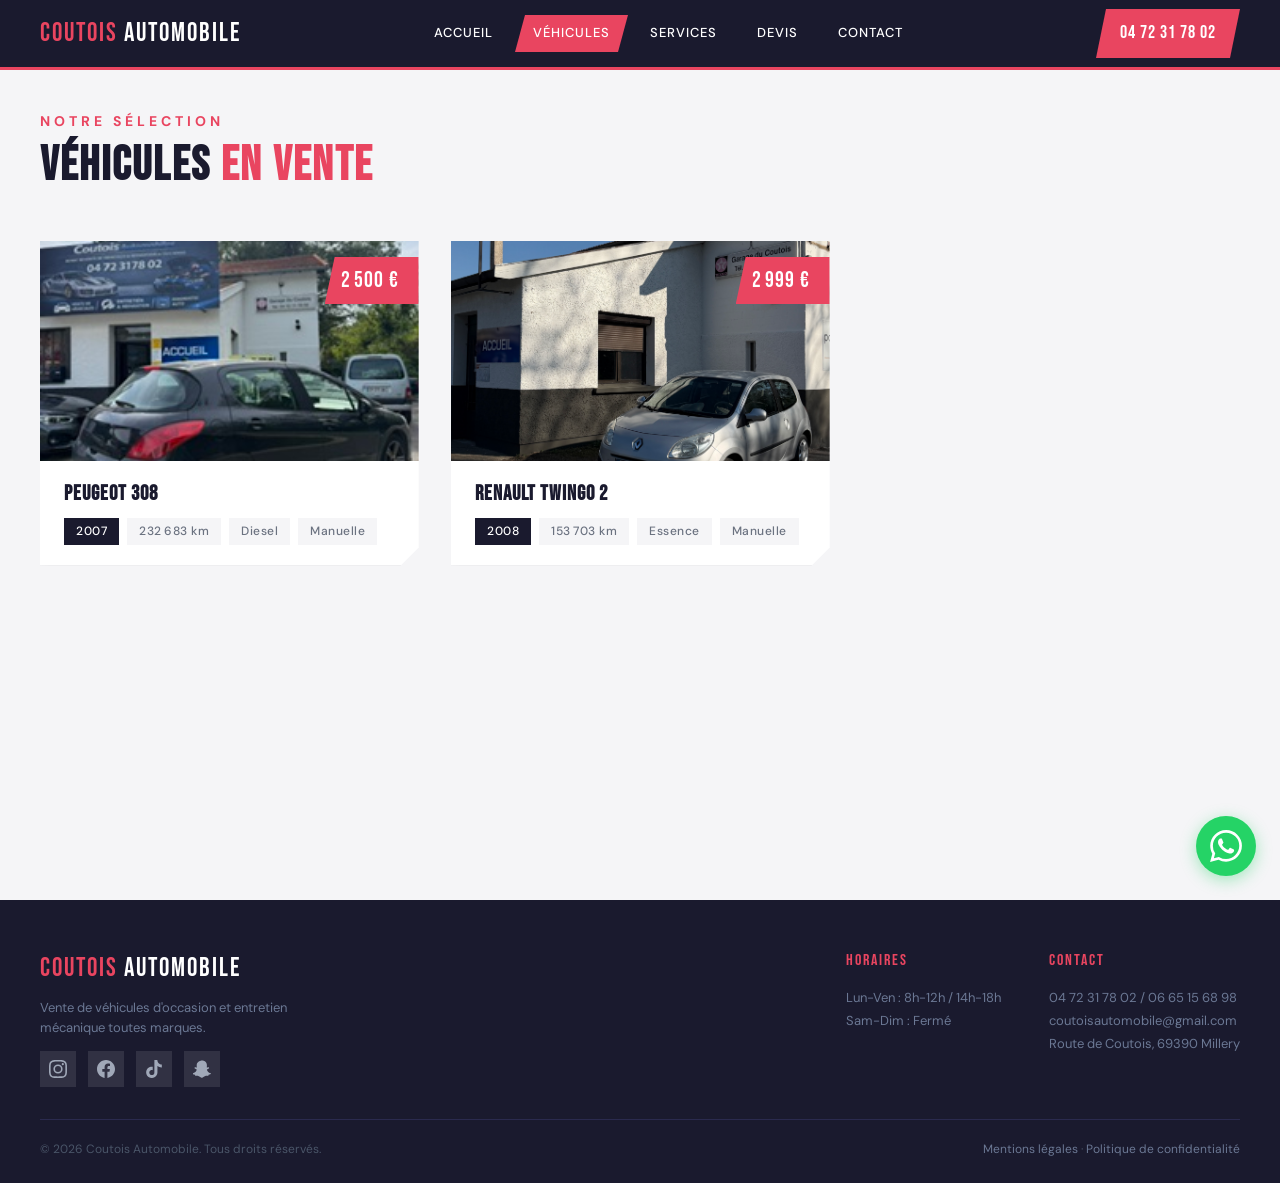
<file: vehicules.html>
<!DOCTYPE html>
<html lang="fr">
<head>
  <meta charset="UTF-8">
  <link rel="icon" type="image/svg+xml" href="/favicon.svg">
  <meta name="viewport" content="width=device-width, initial-scale=1.0">
  <title>Véhicules d'occasion à Millery (69) — Coutois Automobile</title>
  <meta name="description" content="Découvrez nos véhicules d'occasion sélectionnés avec soin à Millery (69390). Garantie 3 mois, toutes marques. Coutois Automobile, ex Garage du Coutois.">
  <link rel="canonical" href="https://coutois-automobile.fr/vehicules.html">
  <link rel="stylesheet" href="css/style.css">
</head>
<body>
  <nav class="nav">
    <a href="index.html" class="nav-logo"><span class="accent">COUTOIS</span> AUTOMOBILE</a>
    <button class="nav-toggle" id="nav-toggle">☰</button>
    <ul class="nav-links" id="nav-links">
      <li><a href="index.html">Accueil</a></li>
      <li><a href="vehicules.html" class="active">Véhicules</a></li>
      <li><a href="services.html">Services</a></li>
      <li><a href="rdv.html">Devis</a></li>
      <li><a href="contact.html">Contact</a></li>
    </ul>
    <a href="tel:+33472317802" class="nav-phone">04 72 31 78 02</a>
  </nav>

  <section class="page-top section-padding" style="background:var(--light); min-height:100vh;">
    <div class="container">
      <div class="section-label">Notre sélection</div>
      <h2 class="section-title" style="margin-bottom:48px;">VÉHICULES <span class="accent">EN VENTE</span></h2>
      <div class="grid-auto" id="vehicles-grid">
        <!-- Filled by JS -->
      </div>
    </div>
  </section>

  <footer class="footer">
    <div class="container">
      <div class="footer-top">
        <div>
          <div class="footer-logo"><span class="accent">COUTOIS</span> AUTOMOBILE</div>
          <p class="footer-desc">Vente de véhicules d'occasion et entretien mécanique toutes marques.</p>
          <div class="social-links">
            <a href="https://www.instagram.com/coutois.automobile" target="_blank" title="Instagram"><svg viewBox="0 0 24 24" width="18" height="18" fill="currentColor"><path d="M12 2.163c3.204 0 3.584.012 4.85.07 3.252.148 4.771 1.691 4.919 4.919.058 1.265.069 1.645.069 4.849 0 3.205-.012 3.584-.069 4.849-.149 3.225-1.664 4.771-4.919 4.919-1.266.058-1.644.07-4.85.07-3.204 0-3.584-.012-4.849-.07-3.26-.149-4.771-1.699-4.919-4.92-.058-1.265-.07-1.644-.07-4.849 0-3.204.013-3.583.07-4.849.149-3.227 1.664-4.771 4.919-4.919 1.266-.057 1.645-.069 4.849-.069zM12 0C8.741 0 8.333.014 7.053.072 2.695.272.273 2.69.073 7.052.014 8.333 0 8.741 0 12c0 3.259.014 3.668.072 4.948.2 4.358 2.618 6.78 6.98 6.98C8.333 23.986 8.741 24 12 24c3.259 0 3.668-.014 4.948-.072 4.354-.2 6.782-2.618 6.979-6.98.059-1.28.073-1.689.073-4.948 0-3.259-.014-3.667-.072-4.947-.196-4.354-2.617-6.78-6.979-6.98C15.668.014 15.259 0 12 0zm0 5.838a6.162 6.162 0 100 12.324 6.162 6.162 0 000-12.324zM12 16a4 4 0 110-8 4 4 0 010 8zm6.406-11.845a1.44 1.44 0 100 2.881 1.44 1.44 0 000-2.881z"/></svg></a>
            <a href="https://www.facebook.com/profile.php?id=coutoisautomobile" target="_blank" title="Facebook"><svg viewBox="0 0 24 24" width="18" height="18" fill="currentColor"><path d="M24 12.073c0-6.627-5.373-12-12-12s-12 5.373-12 12c0 5.99 4.388 10.954 10.125 11.854v-8.385H7.078v-3.47h3.047V9.43c0-3.007 1.792-4.669 4.533-4.669 1.312 0 2.686.235 2.686.235v2.953H15.83c-1.491 0-1.956.925-1.956 1.874v2.25h3.328l-.532 3.47h-2.796v8.385C19.612 23.027 24 18.062 24 12.073z"/></svg></a>
            <a href="https://www.tiktok.com/@coutois.automobile" target="_blank" title="TikTok"><svg viewBox="0 0 24 24" width="18" height="18" fill="currentColor"><path d="M12.525.02c1.31-.02 2.61-.01 3.91-.02.08 1.53.63 3.09 1.75 4.17 1.12 1.11 2.7 1.62 4.24 1.79v4.03c-1.44-.05-2.89-.35-4.2-.97-.57-.26-1.1-.59-1.62-.93-.01 2.92.01 5.84-.02 8.75-.08 1.4-.54 2.79-1.35 3.94-1.31 1.92-3.58 3.17-5.91 3.21-1.43.08-2.86-.31-4.08-1.03-2.02-1.19-3.44-3.37-3.65-5.71-.02-.5-.03-1-.01-1.49.18-1.9 1.12-3.72 2.58-4.96 1.66-1.44 3.98-2.13 6.15-1.72.02 1.48-.04 2.96-.04 4.44-.99-.32-2.15-.23-3.02.37-.63.41-1.11 1.04-1.36 1.75-.21.51-.15 1.07-.14 1.61.24 1.64 1.82 3.02 3.5 2.87 1.12-.01 2.19-.66 2.77-1.61.19-.33.4-.67.41-1.06.1-1.79.06-3.57.07-5.36.01-4.03-.01-8.05.02-12.07z"/></svg></a>
            <a href="https://www.snapchat.com/add/coutois.auto" target="_blank" title="Snapchat"><svg viewBox="0 0 24 24" width="18" height="18" fill="currentColor"><path d="M12.206.793c.99 0 4.347.276 5.93 3.821.529 1.193.403 3.219.299 4.847l-.003.06c-.012.18-.022.345-.03.51.075.045.203.09.401.09.3-.016.659-.12 1.033-.301.165-.088.344-.104.464-.104.182 0 .359.029.509.09.45.149.734.479.734.838.015.449-.39.839-1.213 1.168-.089.029-.209.075-.344.119-.45.135-1.139.36-1.333.81-.09.224-.061.524.12.868l.015.015c.06.136 1.526 3.475 4.791 4.014.255.044.435.27.42.509 0 .075-.015.149-.045.225-.24.569-1.273.988-3.146 1.271-.059.091-.12.375-.164.57-.029.179-.074.36-.134.553-.076.271-.27.405-.555.405h-.03c-.135 0-.313-.031-.538-.076-.375-.09-.84-.181-1.47-.181-.225 0-.461.016-.689.046-1.109.164-1.883.721-2.79 1.379-.6.434-1.26.914-2.14 1.243-.16.061-.34.09-.51.09h-.06c-.17 0-.349-.029-.509-.09-.884-.33-1.546-.811-2.155-1.246-.904-.659-1.679-1.214-2.788-1.376-.225-.03-.464-.046-.689-.046-.63 0-1.093.091-1.47.181-.224.045-.403.076-.539.076h-.03c-.284 0-.479-.134-.554-.405-.061-.193-.105-.374-.135-.553-.045-.195-.105-.479-.165-.57-1.873-.283-2.905-.701-3.148-1.283-.03-.075-.046-.149-.046-.225-.015-.239.165-.465.42-.509 3.264-.54 4.73-3.879 4.791-4.02l.016-.029c.18-.345.224-.645.119-.869-.195-.434-.884-.659-1.332-.809-.12-.045-.24-.09-.346-.12-.569-.239-1.215-.569-1.215-1.139 0-.36.289-.69.734-.838.149-.06.329-.09.509-.09.12 0 .3.015.449.09.375.18.734.301 1.049.316.18 0 .314-.045.374-.09-.016-.18-.029-.359-.045-.539-.104-1.627-.227-3.654.3-4.848C7.848 1.069 11.216.793 12.206.793z"/></svg></a>
          </div>
        </div>
        <div class="footer-cols">
          <div>
            <div class="footer-col-title">HORAIRES</div>
            <div class="footer-col-text" data-hours="short">Lun-Ven : 8h-12h / 14h-18h<br>Sam-Dim : Fermé</div>
          </div>
          <div>
            <div class="footer-col-title">CONTACT</div>
            <div class="footer-col-text">04 72 31 78 02 / 06 65 15 68 98<br>coutoisautomobile@gmail.com<br>Route de Coutois, 69390 Millery</div>
          </div>
        </div>
      </div>
      <div class="footer-bottom">
        <span>© 2026 Coutois Automobile. Tous droits réservés.</span>
        <span><a href="mentions-legales.html" style="color:#6b7894;">Mentions légales</a> · <a href="mentions-legales.html#donnees-personnelles" style="color:#6b7894;">Politique de confidentialité</a></span>
      </div>
    </div>
  </footer>

  <script src="js/app.js"></script>
  <script>
    document.addEventListener('DOMContentLoaded', () => {
      function waitAndRender() {
  if (App.ready) {
    App.renderVehicleGrid('vehicles-grid', 3);
  } else {
    setTimeout(waitAndRender, 100);
  }
}
waitAndRender();
    });
  </script>
  <!-- WhatsApp -->
  <a href="https://wa.me/33665156898" class="whatsapp-float" title="Contactez-nous sur WhatsApp" target="_blank"><svg viewBox="0 0 24 24"><path d="M17.472 14.382c-.297-.149-1.758-.867-2.03-.967-.273-.099-.471-.148-.67.15-.197.297-.767.966-.94 1.164-.173.199-.347.223-.644.075-.297-.15-1.255-.463-2.39-1.475-.883-.788-1.48-1.761-1.653-2.059-.173-.297-.018-.458.13-.606.134-.133.298-.347.446-.52.149-.174.198-.298.298-.497.099-.198.05-.371-.025-.52-.075-.149-.669-1.612-.916-2.207-.242-.579-.487-.5-.669-.51-.173-.008-.371-.01-.57-.01-.198 0-.52.074-.792.372-.272.297-1.04 1.016-1.04 2.479 0 1.462 1.065 2.875 1.213 3.074.149.198 2.096 3.2 5.077 4.487.709.306 1.262.489 1.694.625.712.227 1.36.195 1.871.118.571-.085 1.758-.719 2.006-1.413.248-.694.248-1.289.173-1.413-.074-.124-.272-.198-.57-.347m-5.421 7.403h-.004a9.87 9.87 0 01-5.031-1.378l-.361-.214-3.741.982.998-3.648-.235-.374a9.86 9.86 0 01-1.51-5.26c.001-5.45 4.436-9.884 9.888-9.884 2.64 0 5.122 1.03 6.988 2.898a9.825 9.825 0 012.893 6.994c-.003 5.45-4.437 9.884-9.885 9.884m8.413-18.297A11.815 11.815 0 0012.05 0C5.495 0 .16 5.335.157 11.892c0 2.096.547 4.142 1.588 5.945L.057 24l6.305-1.654a11.882 11.882 0 005.683 1.448h.005c6.554 0 11.89-5.335 11.893-11.893a11.821 11.821 0 00-3.48-8.413z"/></svg></a>
</body>
</html>
</file>
<file: css/style.css>
/* ============================================
   GARAGE SITE — Design System
   Couleurs, typo, layout angulaire/dynamique
   ============================================ */

@import url('https://fonts.googleapis.com/css2?family=Bebas+Neue&family=DM+Sans:ital,wght@0,400;0,500;0,700;1,400&display=swap');

/* --- Variables --- */
:root {
  --primary: #1a1a2e;
  --primary-light: #16213e;
  --accent: #e94560;
  --accent-dark: #c73a52;
  --white: #ffffff;
  --light: #f5f5f7;
  --grey: #6b7280;
  --grey-light: #e5e7eb;
  --grey-dark: #374151;
  --success: #10b981;
  --font-display: 'Bebas Neue', sans-serif;
  --font-body: 'DM Sans', sans-serif;
  --clip-btn: polygon(10px 0, 100% 0, calc(100% - 10px) 100%, 0 100%);
  --clip-card: polygon(0 0, 100% 0, 100% calc(100% - 18px), calc(100% - 18px) 100%, 0 100%);
  --clip-img: polygon(0 0, 100% 0, 100% calc(100% - 24px), calc(100% - 24px) 100%, 0 100%);
  --shadow-card: 0 4px 12px rgba(0,0,0,0.08);
  --shadow-card-hover: 0 20px 40px rgba(233,69,96,0.15);
}

/* --- Reset --- */
*, *::before, *::after { margin: 0; padding: 0; box-sizing: border-box; }
html { scroll-behavior: smooth; }
body {
  font-family: var(--font-body);
  color: var(--primary);
  background: var(--white);
  line-height: 1.6;
}
a { text-decoration: none; color: inherit; }
img { max-width: 100%; height: auto; display: block; }
button { cursor: pointer; border: none; font-family: var(--font-body); }
input, select, textarea {
  font-family: var(--font-body);
  font-size: 15px;
  width: 100%;
  padding: 14px 16px;
  border: 2px solid var(--grey-light);
  background: var(--light);
  outline: none;
  transition: border-color 0.2s;
}
input:focus, select:focus, textarea:focus {
  border-color: var(--accent);
}

/* --- Animations --- */
@keyframes slideUp {
  from { opacity: 0; transform: translateY(40px); }
  to { opacity: 1; transform: translateY(0); }
}
@keyframes slideIn {
  from { opacity: 0; transform: translateX(-30px); }
  to { opacity: 1; transform: translateX(0); }
}
@keyframes fadeIn {
  from { opacity: 0; }
  to { opacity: 1; }
}
@keyframes scaleIn {
  from { opacity: 0; transform: scale(0.95); }
  to { opacity: 1; transform: scale(1); }
}
.anim-slide-up { animation: slideUp 0.6s ease-out both; }
.anim-fade { animation: fadeIn 0.6s ease-out both; }
.anim-scale { animation: scaleIn 0.5s ease-out both; }
.delay-1 { animation-delay: 0.1s; }
.delay-2 { animation-delay: 0.2s; }
.delay-3 { animation-delay: 0.3s; }
.delay-4 { animation-delay: 0.4s; }

/* --- Typography --- */
.font-display {
  font-family: var(--font-display);
  letter-spacing: 2px;
}
.section-label {
  font-family: var(--font-body);
  font-size: 14px;
  color: var(--accent);
  text-transform: uppercase;
  letter-spacing: 4px;
  font-weight: 700;
  margin-bottom: 8px;
}
.section-title {
  font-family: var(--font-display);
  font-size: 48px;
  color: var(--primary);
  letter-spacing: 2px;
  line-height: 1.1;
  margin-bottom: 16px;
}
.section-title .accent { color: var(--accent); }

/* --- Layout --- */
.container {
  max-width: 1280px;
  margin: 0 auto;
  padding: 0 40px;
}
.section-padding {
  padding: 80px 0;
}
.grid-2 { display: grid; grid-template-columns: 1fr 1fr; gap: 48px; }
.grid-3 { display: grid; grid-template-columns: repeat(3, 1fr); gap: 32px; }
.grid-4 { display: grid; grid-template-columns: repeat(4, 1fr); gap: 20px; }
.grid-auto { display: grid; grid-template-columns: repeat(auto-fill, minmax(340px, 1fr)); gap: 32px; }

/* --- Navigation --- */
.nav {
  position: fixed;
  top: 0; left: 0; right: 0;
  z-index: 1000;
  background: var(--primary);
  border-bottom: 3px solid var(--accent);
  height: 70px;
  display: flex;
  align-items: center;
  justify-content: space-between;
  padding: 0 40px;
}
.nav-logo {
  font-family: var(--font-display);
  font-size: 26px;
  color: var(--white);
  letter-spacing: 2px;
}
.nav-logo .accent { color: var(--accent); }
.nav-links {
  display: flex;
  gap: 4px;
  list-style: none;
}
.nav-links a {
  display: block;
  padding: 8px 18px;
  color: var(--white);
  font-size: 13px;
  font-weight: 500;
  text-transform: uppercase;
  letter-spacing: 1px;
  clip-path: var(--clip-btn);
  transition: background 0.3s;
}
.nav-links a:hover,
.nav-links a.active {
  background: var(--accent);
}
.nav-phone {
  background: var(--accent);
  color: var(--white);
  padding: 10px 24px;
  font-family: var(--font-display);
  font-size: 18px;
  letter-spacing: 1px;
  clip-path: var(--clip-btn);
}
.nav-phone:hover { background: var(--accent-dark); }

/* Mobile nav toggle */
.nav-toggle {
  display: none;
  background: none;
  color: var(--white);
  font-size: 28px;
  padding: 4px;
}

/* --- Hero --- */
.hero {
  position: relative;
  min-height: 100vh;
  background: linear-gradient(135deg, var(--primary) 0%, var(--primary-light) 60%, var(--accent) 100%);
  display: flex;
  align-items: center;
  overflow: hidden;
  padding-top: 70px;
}
.hero-shape-1 {
  position: absolute;
  top: -100px; right: -100px;
  width: 500px; height: 500px;
  background: var(--accent);
  opacity: 0.08;
  transform: rotate(45deg);
}
.hero-shape-2 {
  position: absolute;
  bottom: -60px; left: 30%;
  width: 300px; height: 300px;
  background: var(--accent);
  opacity: 0.05;
  transform: rotate(25deg);
}
.hero-diagonal {
  position: absolute;
  top: 0; right: 0;
  width: 45%; height: 100%;
  background: linear-gradient(160deg, transparent 0%, rgba(233,69,96,0.08) 100%);
  clip-path: polygon(30% 0, 100% 0, 100% 100%, 0 100%);
}
.hero-content {
  position: relative;
  z-index: 2;
  max-width: 700px;
  animation: slideUp 1s ease-out;
}
.hero h1 {
  font-family: var(--font-display);
  font-size: 68px;
  color: var(--white);
  line-height: 1;
  letter-spacing: 3px;
  margin-bottom: 24px;
}
.hero h1 .accent { color: var(--accent); }
.hero p {
  font-size: 18px;
  color: #a0a8b8;
  line-height: 1.7;
  max-width: 520px;
  margin-bottom: 40px;
}
.hero-subtitle {
  font-size: 14px;
  color: var(--accent);
  text-transform: uppercase;
  letter-spacing: 4px;
  font-weight: 700;
  margin-bottom: 16px;
}
.hero-bottom-divider {
  position: absolute;
  bottom: 0; left: 0; right: 0;
  height: 80px;
  background: var(--white);
  clip-path: polygon(0 100%, 100% 100%, 100% 0, 0 60%);
}

/* --- Buttons --- */
.btn {
  display: inline-block;
  padding: 16px 36px;
  font-family: var(--font-display);
  font-size: 18px;
  letter-spacing: 2px;
  clip-path: var(--clip-btn);
  transition: all 0.3s;
  text-align: center;
}
.btn-accent {
  background: var(--accent);
  color: var(--white);
}
.btn-accent:hover { background: var(--accent-dark); }
.btn-outline {
  background: transparent;
  color: var(--white);
  border: 2px solid var(--accent);
  padding: 14px 36px;
}
.btn-outline:hover { background: var(--accent); }
.btn-primary {
  background: var(--primary);
  color: var(--white);
}
.btn-primary:hover { background: var(--primary-light); }
.btn-white {
  background: var(--white);
  color: var(--accent);
}
.btn-sm {
  padding: 10px 24px;
  font-size: 15px;
}
.btn-full { width: 100%; }
.btn-group { display: flex; gap: 16px; flex-wrap: wrap; }

/* --- Stats Bar --- */
.stats-bar {
  display: flex;
  justify-content: space-around;
  padding: 40px;
  background: var(--white);
}
.stats-bar .stat-number {
  font-family: var(--font-display);
  font-size: 48px;
  color: var(--accent);
  letter-spacing: 2px;
}
.stats-bar .stat-label {
  font-size: 13px;
  color: var(--grey);
  text-transform: uppercase;
  letter-spacing: 1px;
}

/* --- Vehicle Cards --- */
.vehicle-card {
  background: var(--white);
  overflow: hidden;
  clip-path: var(--clip-card);
  box-shadow: var(--shadow-card);
  transition: all 0.4s cubic-bezier(0.4,0,0.2,1);
  cursor: pointer;
}
.vehicle-card:hover {
  transform: translateY(-8px);
  box-shadow: var(--shadow-card-hover);
}
.vehicle-card-img {
  position: relative;
  height: 220px;
  overflow: hidden;
}
.vehicle-card-img img {
  width: 100%;
  height: 100%;
  object-fit: cover;
  transition: transform 0.5s;
}
.vehicle-card:hover .vehicle-card-img img {
  transform: scale(1.08);
}
.vehicle-card-price {
  position: absolute;
  top: 16px; right: 0;
  background: var(--accent);
  color: var(--white);
  font-family: var(--font-display);
  font-size: 22px;
  padding: 6px 20px 6px 16px;
  letter-spacing: 1px;
  clip-path: polygon(10px 0, 100% 0, 100% 100%, 0 100%);
}
.vehicle-card-badge-sold {
  position: absolute;
  top: 16px; left: 0;
  background: var(--grey-dark);
  color: var(--white);
  font-family: var(--font-display);
  font-size: 16px;
  padding: 6px 16px 6px 12px;
  letter-spacing: 1px;
}
/* VENDU diagonal banner on card */
.vehicle-card-sold-banner {
  position: absolute;
  top: 0; left: 0; right: 0; bottom: 0;
  display: flex;
  align-items: center;
  justify-content: center;
  z-index: 5;
}
.vehicle-card-sold-banner::before {
  content: '';
  position: absolute;
  top: 0; left: 0; right: 0; bottom: 0;
  background: rgba(0,0,0,0.15);
}
.vehicle-card-sold-banner {
  font-family: var(--font-display);
  font-size: 42px;
  color: var(--white);
  letter-spacing: 8px;
  text-shadow: 0 2px 12px rgba(0,0,0,0.5);
  background: linear-gradient(135deg, rgba(233,69,96,0.85) 0%, rgba(55,65,81,0.85) 100%);
  -webkit-text-stroke: 1px rgba(255,255,255,0.3);
}
/* Sold text in specs */
.sold-text {
  font-family: var(--font-display) !important;
  font-size: 22px !important;
  color: var(--grey-dark) !important;
  letter-spacing: 2px;
}
/* VENDU overlay on detail page main image */
.detail-sold-overlay {
  position: absolute;
  top: 0; left: 0; right: 0; bottom: 0;
  display: flex;
  align-items: center;
  justify-content: center;
  background: linear-gradient(135deg, rgba(233,69,96,0.8) 0%, rgba(55,65,81,0.8) 100%);
  font-family: var(--font-display);
  font-size: 72px;
  color: var(--white);
  letter-spacing: 12px;
  text-shadow: 0 4px 20px rgba(0,0,0,0.4);
  z-index: 10;
}
.vehicle-card-body {
  padding: 20px 24px;
}
.vehicle-card-body h3 {
  font-family: var(--font-display);
  font-size: 21px;
  color: var(--primary);
  letter-spacing: 1px;
  margin-bottom: 12px;
  line-height: 1.2;
}
.vehicle-tags {
  display: flex;
  gap: 8px;
  flex-wrap: wrap;
}
.vehicle-tags .tag {
  padding: 4px 12px;
  font-size: 12px;
  font-weight: 500;
  letter-spacing: 0.5px;
  background: var(--light);
  color: var(--grey);
}
.vehicle-tags .tag-primary {
  background: var(--primary);
  color: var(--white);
}

/* --- Vehicle Detail --- */
.detail-main-img {
  overflow: hidden;
  clip-path: var(--clip-img);
}
.detail-main-img img {
  width: 100%;
  height: 450px;
  object-fit: cover;
}
.detail-thumbs {
  display: flex;
  gap: 8px;
  margin-top: 12px;
}
.detail-thumbs img {
  width: 100px;
  height: 70px;
  object-fit: cover;
  opacity: 0.6;
  cursor: pointer;
  border: 2px solid transparent;
  transition: all 0.2s;
}
.detail-thumbs img:hover,
.detail-thumbs img.active {
  opacity: 1;
  border-color: var(--accent);
}
.detail-specs {
  background: var(--white);
  overflow: hidden;
}
.detail-spec-row {
  display: flex;
  justify-content: space-between;
  align-items: center;
  padding: 14px 20px;
  border-left: 4px solid transparent;
}
.detail-spec-row:nth-child(odd) { background: var(--light); }
.detail-spec-row.highlight { border-left-color: var(--accent); }
.detail-spec-label {
  font-size: 13px;
  color: var(--grey);
  text-transform: uppercase;
  letter-spacing: 1px;
}
.detail-spec-value {
  font-weight: 600;
  color: var(--primary);
}
.detail-spec-value.price {
  font-family: var(--font-display);
  font-size: 24px;
  color: var(--accent);
  letter-spacing: 1px;
}
.detail-guarantee {
  background: var(--accent);
  color: var(--white);
  padding: 16px 24px;
  font-family: var(--font-display);
  font-size: 14px;
  letter-spacing: 2px;
  text-align: center;
}
.detail-equipment-grid {
  display: grid;
  grid-template-columns: repeat(auto-fill, minmax(220px, 1fr));
  gap: 8px;
}
.detail-equipment-item {
  display: flex;
  align-items: center;
  gap: 10px;
  padding: 10px 16px;
  background: var(--white);
  font-size: 14px;
}
.detail-equipment-item .check {
  color: var(--accent);
  font-weight: 700;
}

/* --- Services --- */
.service-card {
  background: var(--light);
  padding: 32px 28px;
  border-left: 4px solid var(--accent);
  position: relative;
  overflow: hidden;
  transition: transform 0.3s;
}
.service-card:hover { transform: translateY(-4px); }
.service-card-shape {
  position: absolute;
  top: -20px; right: -20px;
  width: 80px; height: 80px;
  background: var(--accent);
  opacity: 0.04;
  transform: rotate(45deg);
}
.service-card .icon { font-size: 32px; margin-bottom: 16px; }
.service-card h3 {
  font-family: var(--font-display);
  font-size: 22px;
  color: var(--primary);
  letter-spacing: 1px;
  margin-bottom: 8px;
}
.service-card p {
  font-size: 14px;
  color: var(--grey);
  line-height: 1.6;
}

/* Dark variant for homepage */
.service-card-dark {
  background: rgba(255,255,255,0.05);
  border-left-color: var(--accent);
  padding: 28px 24px;
}
.service-card-dark h3 { color: var(--white); }
.service-card-dark p { color: #8b95a8; }

/* --- CTA Banner --- */
.cta-banner {
  padding: 64px 0;
  background: var(--accent);
  display: flex;
  justify-content: space-between;
  align-items: center;
}
.cta-banner h2 {
  font-family: var(--font-display);
  font-size: 36px;
  color: var(--white);
  letter-spacing: 2px;
}
.cta-banner p {
  color: rgba(255,255,255,0.8);
  font-size: 15px;
  margin-top: 4px;
}

/* --- Dark section --- */
.section-dark {
  background: var(--primary);
  position: relative;
  overflow: hidden;
}
.section-dark .section-title { color: var(--white); }
.section-dark-shape {
  position: absolute;
  top: -50px; right: -50px;
  width: 300px; height: 300px;
  background: var(--accent);
  opacity: 0.06;
  transform: rotate(45deg);
}

/* --- Contact --- */
.contact-item {
  display: flex;
  gap: 20px;
  padding: 24px 0;
  border-bottom: 1px solid var(--grey-light);
}
.contact-item:last-child { border-bottom: none; }
.contact-icon {
  width: 50px; height: 50px;
  background: var(--light);
  display: flex;
  align-items: center;
  justify-content: center;
  font-size: 24px;
  flex-shrink: 0;
}
.contact-title {
  font-family: var(--font-display);
  font-size: 18px;
  color: var(--primary);
  letter-spacing: 1px;
  margin-bottom: 4px;
}
.contact-text {
  font-size: 14px;
  color: var(--grey);
  line-height: 1.6;
  white-space: pre-line;
}
.map-placeholder {
  background: var(--light);
  display: flex;
  align-items: center;
  justify-content: center;
  min-height: 400px;
  clip-path: var(--clip-img);
  text-align: center;
  color: var(--grey);
}

/* --- Form --- */
.form-group { margin-bottom: 20px; }
.form-label {
  display: block;
  font-size: 12px;
  color: var(--grey);
  text-transform: uppercase;
  letter-spacing: 1px;
  margin-bottom: 6px;
  font-weight: 500;
}
.form-card {
  background: var(--white);
  padding: 48px;
  box-shadow: 0 8px 32px rgba(0,0,0,0.06);
}

/* --- Footer --- */
.footer {
  background: var(--primary);
  padding: 48px 0 24px;
}
.footer-top {
  display: flex;
  justify-content: space-between;
  align-items: flex-start;
  margin-bottom: 32px;
}
.footer-logo {
  font-family: var(--font-display);
  font-size: 26px;
  color: var(--white);
  letter-spacing: 2px;
}
.footer-logo .accent { color: var(--accent); }
.footer-desc {
  font-size: 13px;
  color: #6b7894;
  margin-top: 8px;
  max-width: 300px;
}
.footer-cols { display: flex; gap: 48px; }
.footer-col-title {
  font-family: var(--font-display);
  font-size: 16px;
  color: var(--accent);
  letter-spacing: 2px;
  margin-bottom: 12px;
}
.footer-col-text {
  font-size: 13px;
  color: #6b7894;
  line-height: 1.8;
}
.footer-bottom {
  border-top: 1px solid #2a2a4e;
  padding-top: 20px;
  display: flex;
  justify-content: space-between;
  font-size: 12px;
  color: #4a5568;
}

/* --- Admin --- */
.admin-header {
  background: var(--primary);
  padding: 20px 40px;
  display: flex;
  justify-content: space-between;
  align-items: center;
}
.admin-header h1 {
  font-family: var(--font-display);
  font-size: 24px;
  color: var(--white);
  letter-spacing: 2px;
}
.admin-body {
  padding: 32px 40px;
  background: var(--light);
  min-height: calc(100vh - 70px);
}
.admin-grid {
  display: grid;
  grid-template-columns: 1fr 1fr;
  gap: 32px;
}
.admin-card {
  background: var(--white);
  padding: 32px;
  box-shadow: var(--shadow-card);
}
.admin-card h2 {
  font-family: var(--font-display);
  font-size: 22px;
  color: var(--primary);
  letter-spacing: 1px;
  margin-bottom: 24px;
  padding-bottom: 12px;
  border-bottom: 3px solid var(--accent);
}
.admin-vehicle-list {
  list-style: none;
}
.admin-vehicle-item {
  display: flex;
  justify-content: space-between;
  align-items: center;
  padding: 16px;
  border-bottom: 1px solid var(--grey-light);
  transition: background 0.2s;
}
.admin-vehicle-item:hover { background: var(--light); }
.admin-vehicle-info h4 {
  font-size: 15px;
  font-weight: 600;
  color: var(--primary);
  margin-bottom: 4px;
}
.admin-vehicle-info .meta {
  font-size: 12px;
  color: var(--grey);
}
.admin-vehicle-actions {
  display: flex;
  gap: 8px;
}
.admin-btn {
  padding: 6px 14px;
  font-size: 12px;
  font-weight: 600;
  text-transform: uppercase;
  letter-spacing: 0.5px;
  border: none;
  cursor: pointer;
  transition: all 0.2s;
}
.admin-btn-edit {
  background: var(--primary);
  color: var(--white);
}
.admin-btn-sold {
  background: var(--success);
  color: var(--white);
}
.admin-btn-delete {
  background: var(--accent);
  color: var(--white);
}
.admin-btn-export {
  background: var(--accent);
  color: var(--white);
  padding: 12px 28px;
  font-family: var(--font-display);
  font-size: 16px;
  letter-spacing: 1px;
  clip-path: var(--clip-btn);
}
.admin-status {
  display: inline-block;
  padding: 2px 10px;
  font-size: 11px;
  font-weight: 600;
  text-transform: uppercase;
  letter-spacing: 0.5px;
  border-radius: 2px;
}
.admin-status-sale { background: #d1fae5; color: #065f46; }
.admin-status-sold { background: #fef3c7; color: #92400e; }

/* --- Photo upload area --- */
.photo-upload-area {
  border: 2px dashed var(--grey-light);
  padding: 24px;
  text-align: center;
  background: var(--light);
  cursor: pointer;
  transition: border-color 0.2s;
  margin-bottom: 12px;
}
.photo-upload-area:hover { border-color: var(--accent); }
.photo-preview-grid {
  display: grid;
  grid-template-columns: repeat(auto-fill, minmax(100px, 1fr));
  gap: 8px;
  margin-top: 12px;
}
.photo-preview-grid img {
  width: 100%;
  height: 80px;
  object-fit: cover;
  border: 2px solid var(--grey-light);
}
.photo-preview-item {
  position: relative;
}
.photo-preview-remove {
  position: absolute;
  top: 2px; right: 2px;
  background: var(--accent);
  color: var(--white);
  border: none;
  width: 20px; height: 20px;
  font-size: 12px;
  cursor: pointer;
  display: flex;
  align-items: center;
  justify-content: center;
}

/* --- Toast / Notification --- */
.toast {
  position: fixed;
  bottom: 24px;
  right: 24px;
  background: var(--primary);
  color: var(--white);
  padding: 16px 28px;
  font-size: 14px;
  font-weight: 500;
  z-index: 9999;
  animation: slideUp 0.3s ease-out;
  clip-path: var(--clip-btn);
}
.toast-success { border-left: 4px solid var(--success); }
.toast-error { border-left: 4px solid var(--accent); }

/* --- Breadcrumb / Back link --- */
.back-link {
  display: inline-flex;
  align-items: center;
  gap: 8px;
  font-size: 14px;
  color: var(--accent);
  margin-bottom: 24px;
  transition: gap 0.2s;
}
.back-link:hover { gap: 12px; }

/* --- Page top padding (below fixed nav) --- */
.page-top {
  padding-top: 110px;
}

/* --- Empty state --- */
.empty-state {
  text-align: center;
  padding: 80px 40px;
  color: var(--grey);
}
.empty-state .icon { font-size: 64px; margin-bottom: 16px; }
.empty-state h3 {
  font-family: var(--font-display);
  font-size: 28px;
  color: var(--primary);
  letter-spacing: 1px;
  margin-bottom: 8px;
}

/* --- Responsive --- */
@media (max-width: 1024px) {
  .grid-3, .grid-4 { grid-template-columns: repeat(2, 1fr); }
  .grid-2 { grid-template-columns: 1fr; }
  .admin-grid { grid-template-columns: 1fr; }
  .hero h1 { font-size: 52px; }
  .section-title { font-size: 40px; }
  .container { padding: 0 24px; }
  .nav { padding: 0 20px; }
  .cta-banner { flex-direction: column; gap: 24px; text-align: center; }
  .footer-top { flex-direction: column; gap: 32px; }
}

@media (max-width: 768px) {
  /* Nav */
  .nav-links { display: none; }
  .nav-phone { display: none; }
  .nav-toggle { display: block; }
  .nav-links.open {
    display: flex;
    flex-direction: column;
    position: absolute;
    top: 70px; left: 0; right: 0;
    background: var(--primary);
    padding: 16px;
    border-bottom: 3px solid var(--accent);
  }

  /* Page top: more padding to avoid content hidden behind fixed nav */
  .page-top {
    padding-top: 100px !important;
  }
  .section-padding {
    padding: 48px 0;
  }
  .container {
    padding: 0 16px;
  }

  /* Typography */
  .hero h1 { font-size: 36px !important; }
  .hero p { font-size: 15px; }
  .section-title { font-size: 28px !important; }
  .section-label { font-size: 12px; letter-spacing: 2px; }

  /* Grids */
  .grid-2 { grid-template-columns: 1fr !important; gap: 20px; }
  .grid-3, .grid-auto { grid-template-columns: 1fr !important; }
  .grid-4 { grid-template-columns: 1fr !important; }

  /* Vehicle detail */
  .detail-grid { grid-template-columns: 1fr !important; gap: 24px; }
  .detail-main-img img { height: 250px; }
  .detail-thumbs img { width: 70px; height: 50px; }
  #detail-title { font-size: 26px !important; }
  .detail-spec-row { padding: 10px 14px; }
  .detail-spec-label { font-size: 11px; }
  .detail-spec-value { font-size: 13px; }
  .detail-spec-value.price { font-size: 20px !important; }
  .detail-equipment-grid { grid-template-columns: 1fr !important; }

  /* Stats */
  .stats-bar { flex-wrap: wrap; gap: 24px; }
  .stats-bar > div { flex: 1 1 40%; text-align: center; }
  .stats-bar .stat-number { font-size: 36px; }

  /* CTA */
  .cta-banner h2 { font-size: 24px !important; }

  /* Services */
  .service-card { padding: 20px 18px; }

  /* Forms */
  .form-card { padding: 20px 16px; }
  .form-3cols {
    grid-template-columns: 1fr 1fr !important;
  }
  .form-3cols > *:last-child {
    grid-column: 1 / -1;
  }

  /* Buttons */
  .btn { font-size: 15px; padding: 12px 24px; }

  /* Footer */
  .footer-top { flex-direction: column; gap: 24px; }
  .footer-cols { flex-direction: column; gap: 20px; }
  .footer-bottom {
    flex-direction: column;
    gap: 8px;
    text-align: center;
    padding-bottom: 80px;
  }

  /* WhatsApp smaller on mobile */
  .whatsapp-float {
    width: 52px;
    height: 52px;
    bottom: 16px;
    right: 16px;
  }
  .whatsapp-float svg {
    width: 28px;
    height: 28px;
  }

  /* Facade photo section */
  section:has(img[alt*="Coutois"]) {
    height: 220px !important;
  }
  section:has(img[alt*="Coutois"]) h2 {
    font-size: 28px !important;
  }
}

/* --- WhatsApp floating button --- */
.whatsapp-float {
  position: fixed;
  bottom: 24px;
  right: 24px;
  width: 60px;
  height: 60px;
  background: #25d366;
  border-radius: 50%;
  display: flex;
  align-items: center;
  justify-content: center;
  box-shadow: 0 4px 16px rgba(37,211,102,0.4);
  z-index: 999;
  transition: transform 0.3s, box-shadow 0.3s;
  text-decoration: none;
}
.whatsapp-float:hover {
  transform: scale(1.1);
  box-shadow: 0 6px 24px rgba(37,211,102,0.5);
}
.whatsapp-float svg {
  width: 32px;
  height: 32px;
  fill: white;
}

/* --- Social links --- */
.social-links {
  display: flex;
  gap: 12px;
  margin-top: 12px;
}
.social-links a {
  display: flex;
  align-items: center;
  justify-content: center;
  width: 36px;
  height: 36px;
  background: rgba(255,255,255,0.1);
  color: #a0a8b8;
  font-size: 16px;
  transition: all 0.2s;
  text-decoration: none;
}
.social-links a:hover {
  background: var(--accent);
  color: var(--white);
}

/* --- Vehicle detail grid (desktop) --- */
.detail-grid {
  grid-template-columns: 1fr 400px;
}

/* --- Form 3 columns class --- */
.form-3cols {
  display: grid;
  grid-template-columns: 1fr 1fr 1fr;
  gap: 20px;
}

/* --- Annonce (fermeture exceptionnelle, congés) : gérée dans /admin/ --- */
.site-banner {
  position: fixed;
  left: 0; right: 0; bottom: 0;
  z-index: 999;
  display: flex;
  align-items: center;
  justify-content: center;
  gap: 16px;
  padding: 14px 56px 14px 16px;
  background: var(--accent);
  color: var(--white);
  font-weight: 700;
  text-align: center;
  box-shadow: 0 -4px 12px rgba(0,0,0,0.15);
}
.site-banner-close {
  position: absolute;
  right: 12px; top: 50%;
  transform: translateY(-50%);
  background: transparent;
  color: var(--white);
  font-size: 26px;
  line-height: 1;
  padding: 4px 8px;
}
body.has-banner { padding-bottom: 60px; }
body.has-banner .whatsapp-float { bottom: 84px; }
</file>
